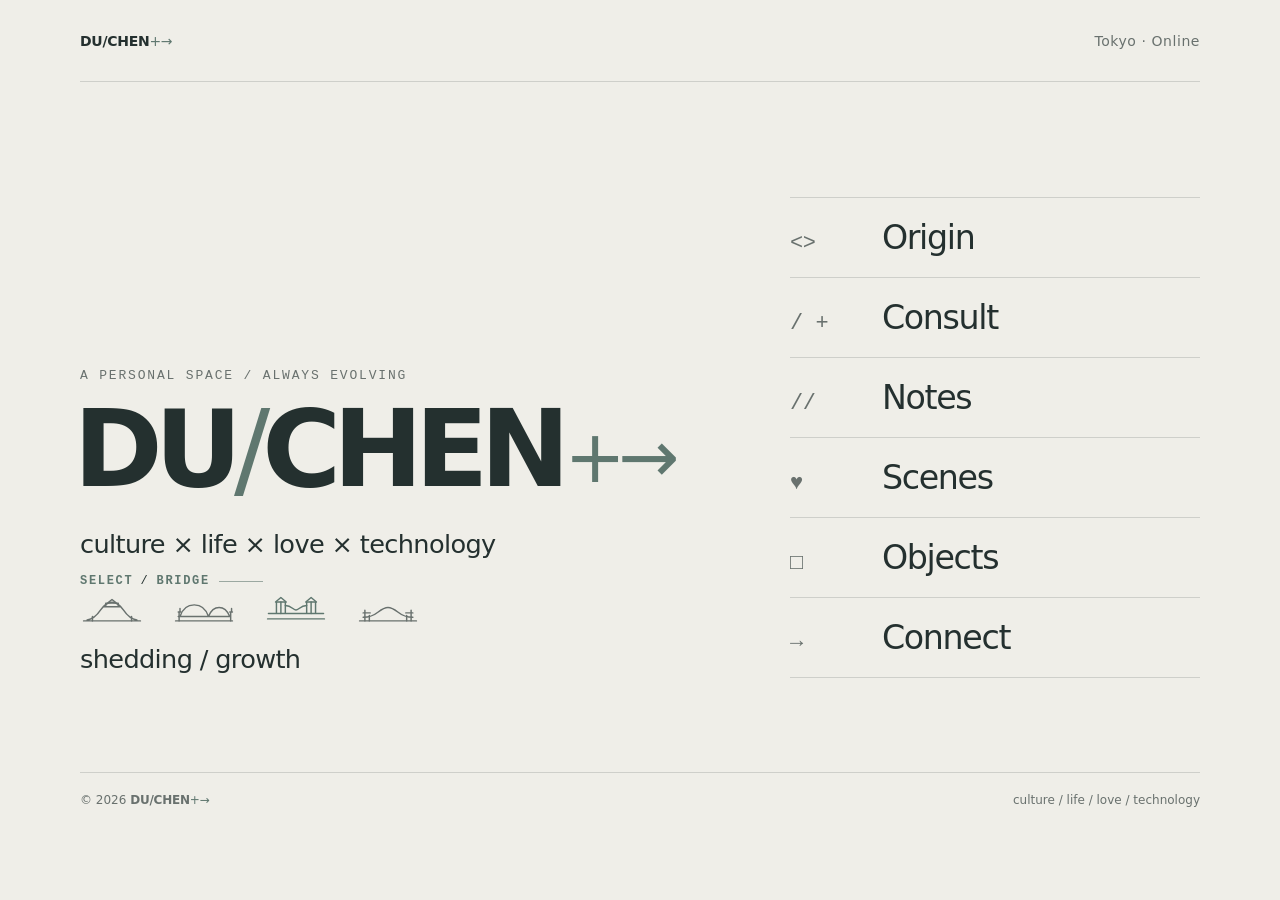
<file: index.html>
<!DOCTYPE html>
<html lang="en">
<head>
  <meta charset="UTF-8" />
  <meta name="viewport" content="width=device-width, initial-scale=1.0" />
  <meta name="description" content="DU/CHEN+→ — Culture × Life × Love × Technology" />
  <title>DU/CHEN+→</title>
  <style>
    :root { --bg:#efeee8; --text:#24302f; --muted:#69716e; --line:rgba(36,48,47,0.16); --accent:#5f776f; }
    * { box-sizing:border-box; margin:0; padding:0; }
    html { scroll-behavior:smooth; }
    body { min-height:100vh; background:var(--bg); color:var(--text); font-family:Inter,ui-sans-serif,system-ui,-apple-system,BlinkMacSystemFont,"Segoe UI",Helvetica,Arial,sans-serif; display:flex; flex-direction:column; }
    a { color:inherit; text-decoration:none; }
    .shell { width:min(1180px,calc(100% - 40px)); margin:0 auto; }
    header { padding:28px 0 12px; display:flex; justify-content:space-between; align-items:center; font-size:14px; letter-spacing:.04em; }
    .brand-small,.brand-footer { font-weight:700; letter-spacing:-.02em; }
    .brand-mark { color:var(--accent); font-weight:500; }
    .status { color:var(--muted); }
    main { flex:1; display:flex; align-items:center; padding:54px 0 72px; }
    .hero { width:100%; display:grid; grid-template-columns:1.4fr .9fr; gap:72px; align-items:end; }
    .kicker { font-size:13px; text-transform:uppercase; letter-spacing:.16em; color:var(--muted); margin-bottom:22px; }
    h1 { font-size:clamp(64px,8.4vw,118px); line-height:.82; letter-spacing:-.075em; font-weight:800; margin-left:-.06em; white-space:nowrap; }
    h1 .brand-mark { display:inline-block; margin-left:.03em; font-size:.68em; letter-spacing:-.1em; transform:translateY(-.06em); }
    .slash { color:var(--accent); font-weight:400; }
    .manifesto { margin-top:34px; max-width:700px; font-size:clamp(18px,2vw,29px); line-height:1.4; letter-spacing:-.025em; }
    .manifesto span { white-space:nowrap; }
    .language-kicker { display:flex; align-items:center; gap:.6em; width:max-content; margin:12px 0 9px; font-family:"SFMono-Regular",Consolas,"Liberation Mono",monospace; font-size:clamp(12px,.9vw,13px); font-weight:700; line-height:1; letter-spacing:.14em; color:var(--accent); }
    .language-kicker::after { content:""; width:44px; height:1px; margin-left:2px; background:currentColor; opacity:.58; }
    .language-kicker .select-slash { color:var(--text); font-weight:500; }
    .bridges { display:flex; align-items:center; gap:clamp(18px,2.2vw,30px); margin:2px 0 16px; color:var(--muted); }
    .bridge-icon { position:relative; display:inline-flex; align-items:center; justify-content:center; border:0; padding:0; background:transparent; color:inherit; font:inherit; cursor:pointer; transition:color 180ms ease,transform 180ms ease; }
    .bridge-icon:hover,.bridge-icon:focus-visible,.bridge-icon[aria-pressed="true"] { color:var(--accent); transform:translateY(-2px); outline:none; }
    .bridge-icon svg { width:clamp(58px,5vw,72px); height:auto; overflow:visible; }
    .bridge-icon path,.bridge-icon line,.bridge-icon polyline { fill:none; stroke:currentColor; stroke-width:1.45; stroke-linecap:round; stroke-linejoin:round; vector-effect:non-scaling-stroke; }
    .bridge-label { position:absolute; top:calc(100% + 1px); left:50%; font-family:"SFMono-Regular",Consolas,"Liberation Mono",monospace; font-size:10px; line-height:1; letter-spacing:.04em; opacity:0; pointer-events:none; transform:translate(-50%,-2px); transition:opacity 180ms ease,transform 180ms ease; }
    .bridge-icon:hover .bridge-label,.bridge-icon:focus-visible .bridge-label { opacity:1; transform:translate(-50%,0); }
    nav { border-top:1px solid var(--line); }
    .nav-item { position:relative; display:flex; align-items:center; justify-content:space-between; padding:20px 0; border-bottom:1px solid var(--line); font-size:clamp(22px,2.6vw,38px); letter-spacing:-.04em; transition:padding-left 180ms ease,color 180ms ease; }
    .nav-item:hover { padding-left:10px; color:var(--accent); }
    .nav-item::after { content:"↗"; font-size:18px; opacity:0; transform:translateX(-6px); transition:opacity 180ms ease,transform 180ms ease; }
    .nav-item:hover::after { opacity:1; transform:translateX(0); }
    .symbol { display:inline-block; min-width:92px; font-family:"SFMono-Regular",Consolas,"Liberation Mono",monospace; font-size:.66em; color:var(--muted); letter-spacing:-.02em; }
    .nav-item:hover .symbol { color:var(--accent); }
    footer { padding:18px 0 28px; font-size:12px; color:var(--muted); display:flex; justify-content:space-between; border-top:1px solid var(--line); }
    @media (max-width:820px){ .hero{grid-template-columns:1fr;gap:54px} main{align-items:flex-start;padding-top:72px} h1{font-size:clamp(54px,14vw,78px)} .symbol{min-width:74px} }
    @media (max-width:520px){ .shell{width:min(100% - 26px,1180px)} header{padding-top:18px} .status{display:none} .manifesto{font-size:19px} .nav-item{font-size:25px;padding:17px 0} .symbol{min-width:68px} footer{flex-direction:column;gap:6px} }
  </style>
  <link rel="stylesheet" href="site.css" />
</head>
<body>
  <div class="shell">
    <header><div class="brand-small">DU/CHEN<span class="brand-mark">+→</span></div><div class="status" data-i18n="status">Tokyo · Online</div></header>
    <main>
      <section class="hero">
        <div>
          <div class="kicker" data-i18n="kicker">a personal space / always evolving</div>
          <h1>DU<span class="slash">/</span>CHEN<span class="brand-mark">+→</span></h1>
          <p class="manifesto">
            <span data-i18n="manifesto">culture × life × love × technology</span>
            <span class="language-kicker"><span>SELECT</span><span class="select-slash">/</span><span>BRIDGE</span></span>
            <span class="bridges" role="group" aria-label="Language selection">
              <button class="bridge-icon" type="button" aria-label="中文" data-lang="zh"><svg viewBox="0 0 72 34" aria-hidden="true"><path d="M4 28h64M8 27c7-1 11-5 15-11 4-6 8-9 13-9s9 3 13 9c4 6 8 10 15 11"/><path d="M14 23v5M58 23v5M27 12h18M31 8l5-4 5 4M29 8h14v4H29z"/></svg><span class="bridge-label">中文</span></button>
              <button class="bridge-icon" type="button" aria-label="Français" data-lang="fr"><svg viewBox="0 0 72 34" aria-hidden="true"><path d="M4 28h64M7 23h58M9 23c3-9 9-13 16-13s13 4 16 13M41 23c3-7 7-10 12-10s9 3 12 10"/><path d="M8 18v10M66 18v10M7 18h3M65 18h3M9 14v4M67 14v4"/></svg><span class="bridge-label">Français</span></button>
              <button class="bridge-icon" type="button" aria-label="English" data-lang="en"><svg viewBox="0 0 72 34" aria-hidden="true"><path d="M4 28h64M5 22h62M14 22V9h10v13M48 22V9h10v13"/><path d="M13 9l6-5 6 5M47 9l6-5 6 5M24 13c7 0 9 5 12 5s5-5 12-5M19 9v13M53 9v13"/></svg><span class="bridge-label">English</span></button>
              <button class="bridge-icon" type="button" aria-label="日本語" data-lang="ja"><svg viewBox="0 0 72 34" aria-hidden="true"><path d="M4 28h64M8 24c8 0 12-2 17-6 4-3 7-5 11-5s7 2 11 5c5 4 9 6 17 6"/><path d="M10 20v8M62 20v8M15 22v6M57 22v6M8 19h8M56 19h8M10 16v3M62 16v3"/></svg><span class="bridge-label">日本語</span></button>
            </span>
            <span data-i18n="growth">shedding / growth</span>
          </p>
        </div>
        <nav aria-label="Primary">
          <a class="nav-item" id="origin-link" href="origin.html"><span><span class="symbol">&lt;&gt;</span><span data-i18n="origin">Origin</span></span></a>
          <a class="nav-item" id="consult-link" href="consult.html"><span><span class="symbol">/ +</span><span data-i18n="consult">Consult</span></span></a>
          <a class="nav-item" id="notes-link" href="notes.html"><span><span class="symbol">//</span><span data-i18n="notes">Notes</span></span></a>
          <a class="nav-item" id="scenes-link" href="scenes.html"><span><span class="symbol">♥</span><span data-i18n="scenes">Scenes</span></span></a>
          <a class="nav-item" id="objects-link" href="objects.html"><span><span class="symbol">□</span><span data-i18n="objects">Objects</span></span></a>
          <a class="nav-item" id="connect-link" href="connect.html"><span><span class="symbol">→</span><span data-i18n="connect">Connect</span></span></a>
        </nav>
      </section>
    </main>
    <footer><span>© <span id="year"></span> <span class="brand-footer">DU/CHEN<span class="brand-mark">+→</span></span></span><span data-i18n="footer">culture / life / love / technology</span></footer>
  </div>
  <script>
    document.getElementById("year").textContent=new Date().getFullYear();
    const translations={
      en:{status:"Tokyo · Online",kicker:"a personal space / always evolving",manifesto:"culture × life × love × technology",growth:"shedding / growth",origin:"Origin",consult:"Consult",notes:"Notes",scenes:"Scenes",objects:"Objects",connect:"Connect",footer:"culture / life / love / technology"},
      zh:{status:"东京 · 在线",kicker:"一个个人空间 / 持续生长",manifesto:"文化 × 生活 × 爱 × 科技",growth:"舍弃 / 成长",origin:"起点",consult:"协助",notes:"随笔",scenes:"片段",objects:"物件",connect:"联系",footer:"文化 / 生活 / 爱 / 科技"},
      fr:{status:"Tokyo · En ligne",kicker:"un espace personnel / en mouvement",manifesto:"culture × vie × amour × technologie",growth:"se délester / grandir",origin:"Origine",consult:"Accompagnement",notes:"Notes",scenes:"Scènes",objects:"Objets",connect:"Contact",footer:"culture / vie / amour / technologie"},
      ja:{status:"東京 · オンライン",kicker:"個人のための空間 / 変化し続ける",manifesto:"文化 × 暮らし × 愛 × テクノロジー",growth:"手放す / 成長する",origin:"原点",consult:"サポート",notes:"ノート",scenes:"シーン",objects:"もの",connect:"つながる",footer:"文化 / 暮らし / 愛 / テクノロジー"}
    };
    function setLanguage(language){
      const copy=translations[language]||translations.en;
      document.documentElement.lang=language==="zh"?"zh-CN":language;
      document.querySelectorAll("[data-i18n]").forEach((element)=>{const value=copy[element.dataset.i18n];if(value)element.textContent=value;});
      document.querySelectorAll(".bridge-icon[data-lang]").forEach((bridge)=>{bridge.setAttribute("aria-pressed",bridge.dataset.lang===language?"true":"false");});
      document.getElementById("origin-link").href=`origin.html?lang=${language}`;
      document.getElementById("consult-link").href=`consult.html?lang=${language}`;
      document.getElementById("notes-link").href=`notes.html?lang=${language}`;
      document.getElementById("scenes-link").href=`scenes.html?lang=${language}`;
      document.getElementById("objects-link").href=`objects.html?lang=${language}`;
      document.getElementById("connect-link").href=`connect.html?lang=${language}`;
      localStorage.setItem("duchen-language",language);
    }
    document.querySelectorAll(".bridge-icon[data-lang]").forEach((bridge)=>{bridge.addEventListener("click",()=>setLanguage(bridge.dataset.lang));});
    const savedLanguage=localStorage.getItem("duchen-language");
    setLanguage(translations[savedLanguage]?savedLanguage:"en");
  </script>
</body>
</html>
</file>
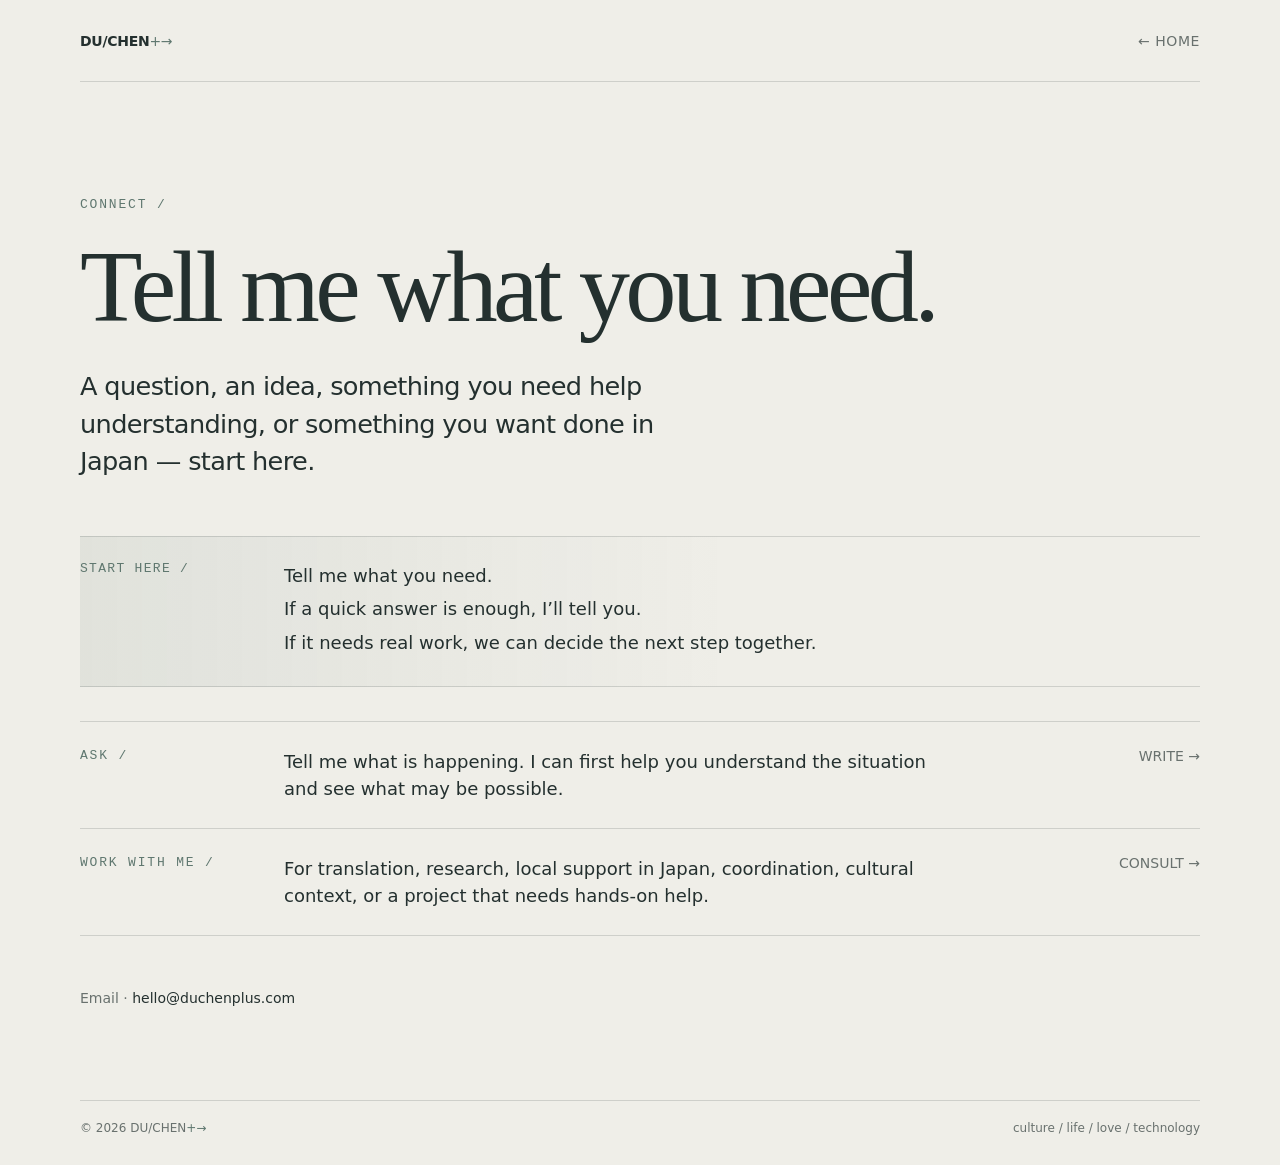
<file: connect.html>
<!DOCTYPE html>
<html lang="en">
<head>
  <meta charset="UTF-8" />
  <meta name="viewport" content="width=device-width, initial-scale=1.0" />
  <meta name="description" content="Connect with DU/CHEN+" />
  <title>CONNECT / DU/CHEN+→</title>
  <style>
    :root { --bg:#efeee8; --text:#24302f; --muted:#69716e; --line:rgba(36,48,47,0.16); --accent:#5f776f; --accent-soft:rgba(95,119,111,.07); }
    * { box-sizing:border-box; margin:0; padding:0; }
    body { min-height:100vh; background:var(--bg); color:var(--text); font-family:Inter,ui-sans-serif,system-ui,-apple-system,BlinkMacSystemFont,"Segoe UI",Helvetica,Arial,sans-serif; }
    a { color:inherit; text-decoration:none; }
    .shell { width:min(1180px,calc(100% - 40px)); margin:0 auto; }
    header { padding:28px 0 12px; display:flex; justify-content:space-between; align-items:center; font-size:14px; letter-spacing:.04em; }
    .brand { font-weight:700; letter-spacing:-.02em; }
    .mark { color:var(--accent); font-weight:500; }
    .back { color:var(--muted); }
    main { padding:88px 0 96px; }
    .eyebrow { font-family:"SFMono-Regular",Consolas,"Liberation Mono",monospace; font-size:13px; letter-spacing:.16em; text-transform:uppercase; color:var(--accent); margin-bottom:28px; }
    h1 { font-family:Georgia,"Times New Roman",serif; font-weight:400; font-size:clamp(54px,8vw,108px); line-height:.92; letter-spacing:-.045em; max-width:900px; }
    .intro { margin-top:34px; max-width:640px; font-size:clamp(19px,2vw,28px); line-height:1.45; letter-spacing:-.025em; }
    .start-here { margin-top:56px; padding:24px 0 28px; border-top:1px solid var(--line); border-bottom:1px solid var(--line); display:grid; grid-template-columns:180px 1fr; gap:24px; background:linear-gradient(90deg,var(--accent-soft),transparent 58%); }
    .start-label { font-family:"SFMono-Regular",Consolas,"Liberation Mono",monospace; font-size:13px; letter-spacing:.1em; color:var(--accent); }
    .start-copy { max-width:690px; font-size:18px; line-height:1.65; }
    .start-copy p + p { margin-top:4px; }
    .routes { margin-top:34px; border-top:1px solid var(--line); }
    .route { display:grid; grid-template-columns:180px 1fr auto; gap:24px; align-items:start; padding:26px 0; border-bottom:1px solid var(--line); }
    .route-label { font-family:"SFMono-Regular",Consolas,"Liberation Mono",monospace; font-size:13px; letter-spacing:.08em; color:var(--accent); }
    .route-copy { font-size:18px; line-height:1.5; max-width:650px; }
    .route-link { font-size:14px; color:var(--muted); white-space:nowrap; }
    .route:hover .route-link { color:var(--accent); }
    .email { margin-top:54px; color:var(--muted); font-size:14px; }
    .email strong { color:var(--text); font-weight:500; }
    footer { border-top:1px solid var(--line); padding:18px 0 28px; display:flex; justify-content:space-between; color:var(--muted); font-size:12px; }
    @media (max-width:720px){ .start-here,.route{grid-template-columns:1fr;gap:10px}.route-link{margin-top:2px} }
    @media (max-width:620px){ .shell{width:min(100% - 26px,1180px)} main{padding:68px 0 76px} footer{flex-direction:column;gap:8px} }
  </style>
  <link rel="stylesheet" href="site.css" />
</head>
<body>
  <div class="shell">
    <header>
      <a class="brand" id="home-link" href="index.html">DU/CHEN<span class="mark">+→</span></a>
      <a class="back" id="back-link" href="index.html">← HOME</a>
    </header>

    <main>
      <div class="eyebrow">CONNECT /</div>
      <h1 data-i18n="headline">Tell me what you need.</h1>
      <p class="intro" data-i18n="intro">A question, an idea, something you need help understanding, or something you want done in Japan — start here.</p>

      <section class="start-here" aria-label="Start here">
        <div class="start-label">START HERE /</div>
        <div class="start-copy">
          <p data-i18n="start1">Tell me what you need.</p>
          <p data-i18n="start2">If a quick answer is enough, I’ll tell you.</p>
          <p data-i18n="start3">If it needs real work, we can decide the next step together.</p>
        </div>
      </section>

      <div class="routes">
        <a class="route" href="mailto:hello@duchenplus.com?subject=ASK%20%2F%20DUCHEN%2B">
          <div class="route-label">ASK /</div>
          <div class="route-copy" data-i18n="ask">Tell me what is happening. I can first help you understand the situation and see what may be possible.</div>
          <div class="route-link" data-i18n="write">WRITE →</div>
        </a>

        <a class="route" id="work-link" href="consult.html">
          <div class="route-label">WORK WITH ME /</div>
          <div class="route-copy" data-i18n="work">For translation, research, local support in Japan, coordination, cultural context, or a project that needs hands-on help.</div>
          <div class="route-link" data-i18n="consult">CONSULT →</div>
        </a>
      </div>

      <p class="email"><span data-i18n="emailLabel">Email</span> · <strong>hello@duchenplus.com</strong></p>
    </main>

    <footer>
      <span>© <span id="year"></span> DU/CHEN<span class="mark">+→</span></span>
      <span>culture / life / love / technology</span>
    </footer>
  </div>

  <script>
    document.getElementById("year").textContent=new Date().getFullYear();
    const translations={
      en:{headline:"Tell me what you need.",intro:"A question, an idea, something you need help understanding, or something you want done in Japan — start here.",start1:"Tell me what you need.",start2:"If a quick answer is enough, I’ll tell you.",start3:"If it needs real work, we can decide the next step together.",ask:"Tell me what is happening. I can first help you understand the situation and see what may be possible.",write:"WRITE →",work:"For translation, research, local support in Japan, coordination, cultural context, or a project that needs hands-on help.",consult:"CONSULT →",emailLabel:"Email"},
      zh:{headline:"告诉我，你需要什么。",intro:"一个问题、一个想法、一件你想弄明白的事，或者一件希望有人在日本替你完成的事——可以从这里开始。",start1:"告诉我，你需要什么。",start2:"如果一个简短的回答就够了，我会直接告诉你。",start3:"如果它需要真正投入时间去做，我们可以一起决定下一步。",ask:"先告诉我发生了什么。我可以先帮你理解情况，看看有哪些可能。",write:"写给我 →",work:"如果你需要翻译、调查、日本现地协助、协调、文化背景说明，或需要实际推进的项目，可以从这里进入。",consult:"进入协助 →",emailLabel:"邮箱"},
      fr:{headline:"Dites-moi ce dont vous avez besoin.",intro:"Une question, une idée, quelque chose à comprendre ou quelque chose à faire au Japon — commencez ici.",start1:"Dites-moi ce dont vous avez besoin.",start2:"Si une réponse rapide suffit, je vous le dirai.",start3:"Si cela demande un vrai travail, nous pourrons décider ensemble de la suite.",ask:"Expliquez-moi d’abord la situation. Je peux vous aider à la comprendre et à voir ce qui est possible.",write:"ÉCRIRE →",work:"Pour une traduction, une recherche, un soutien local au Japon, une coordination, un contexte culturel ou un projet qui demande une aide concrète.",consult:"CONSULTER →",emailLabel:"E-mail"},
      ja:{headline:"必要なことを、教えてください。",intro:"質問でも、アイデアでも、理解したいことでも、日本で誰かに動いてほしいことでも。ここから始められます。",start1:"必要なことを、教えてください。",start2:"短い答えで十分なら、そのままお伝えします。",start3:"実際に時間をかけて動く必要があるなら、次の一歩を一緒に決めましょう。",ask:"まず、何が起きているのか教えてください。状況を整理し、何ができそうか一緒に考えます。",write:"メールする →",work:"翻訳、調査、日本での現地サポート、調整、文化的な背景説明、実際に動く必要のあるプロジェクトはこちらから。",consult:"相談する →",emailLabel:"メール"}
    };
    const params=new URLSearchParams(window.location.search);
    const saved=localStorage.getItem("duchen-language");
    const lang=translations[params.get("lang")]?params.get("lang"):(translations[saved]?saved:"en");
    document.documentElement.lang=lang==="zh"?"zh-CN":lang;
    document.querySelectorAll("[data-i18n]").forEach(el=>{const value=translations[lang][el.dataset.i18n];if(value)el.textContent=value;});
    document.getElementById("home-link").href=`index.html?lang=${lang}`;
    document.getElementById("back-link").href=`index.html?lang=${lang}`;
    document.getElementById("work-link").href=`consult.html?lang=${lang}`;
    localStorage.setItem("duchen-language",lang);
  </script>
</body>
</html>
</file>
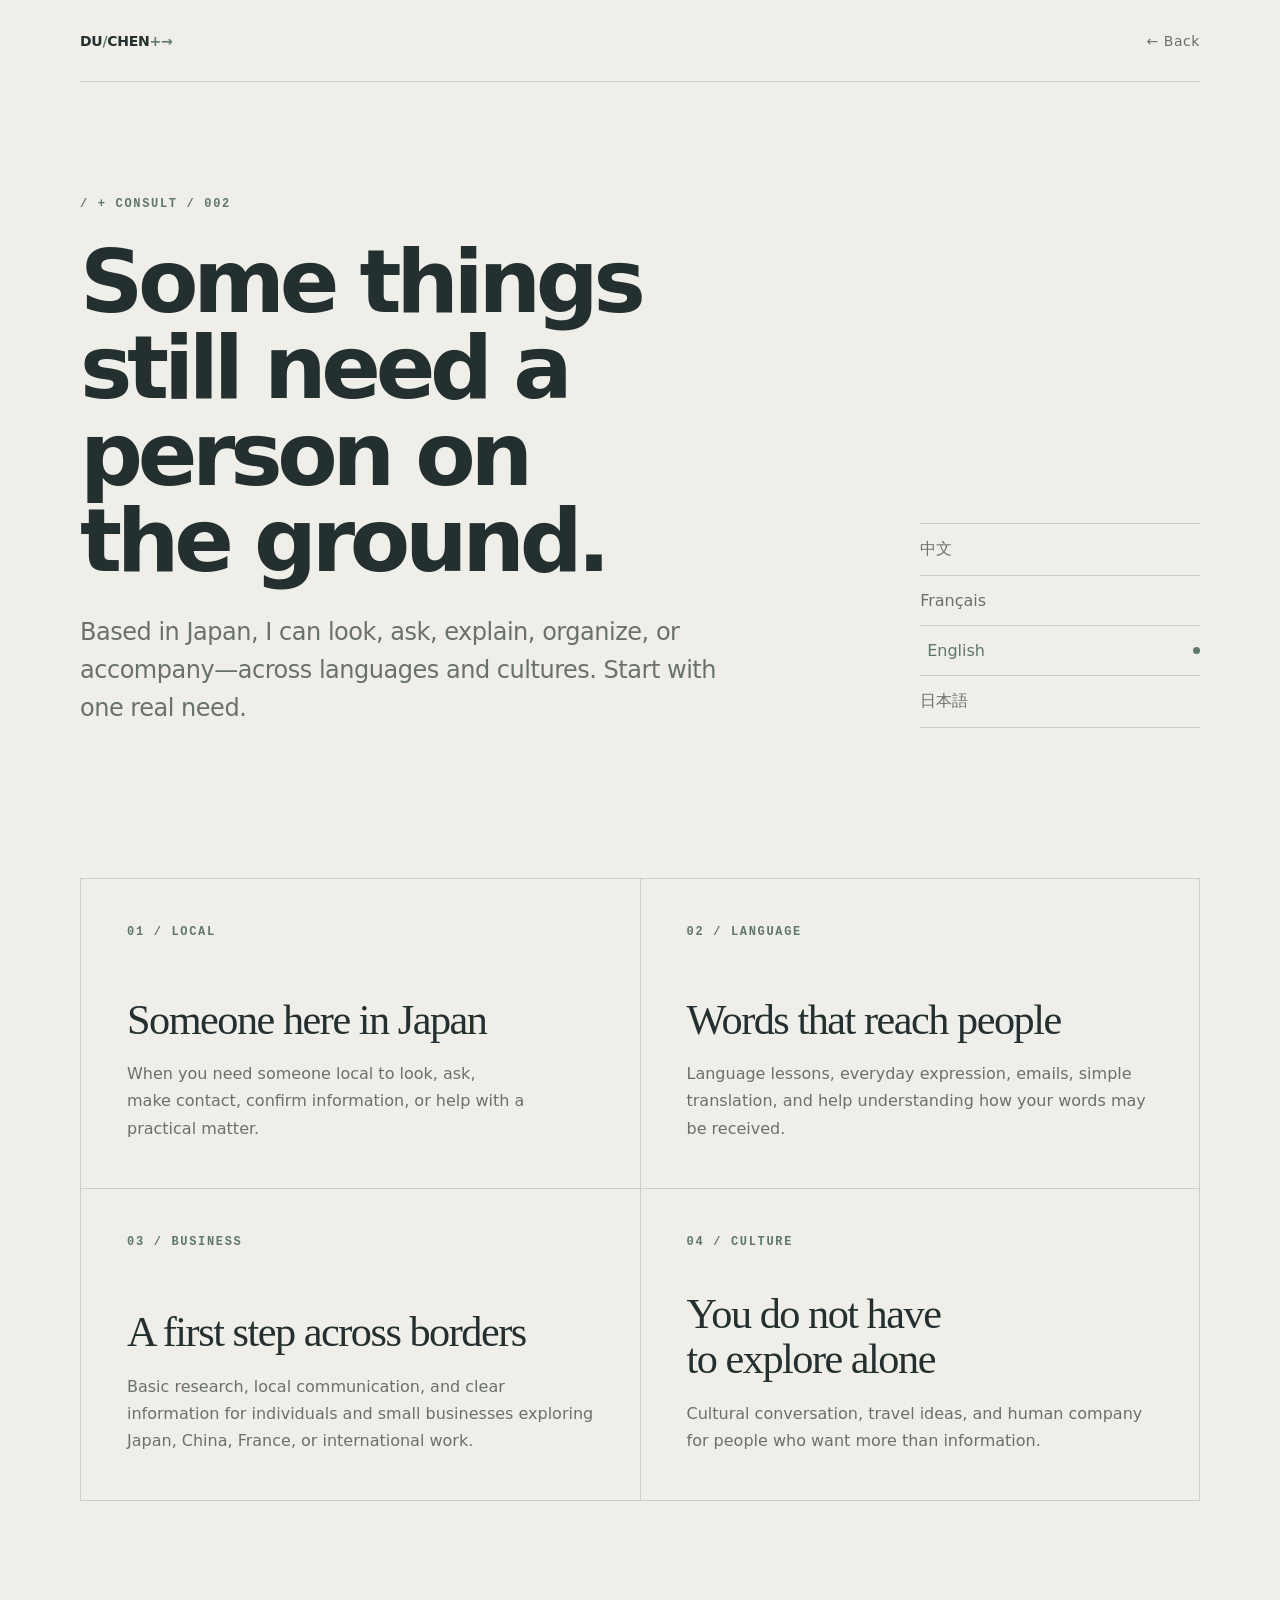
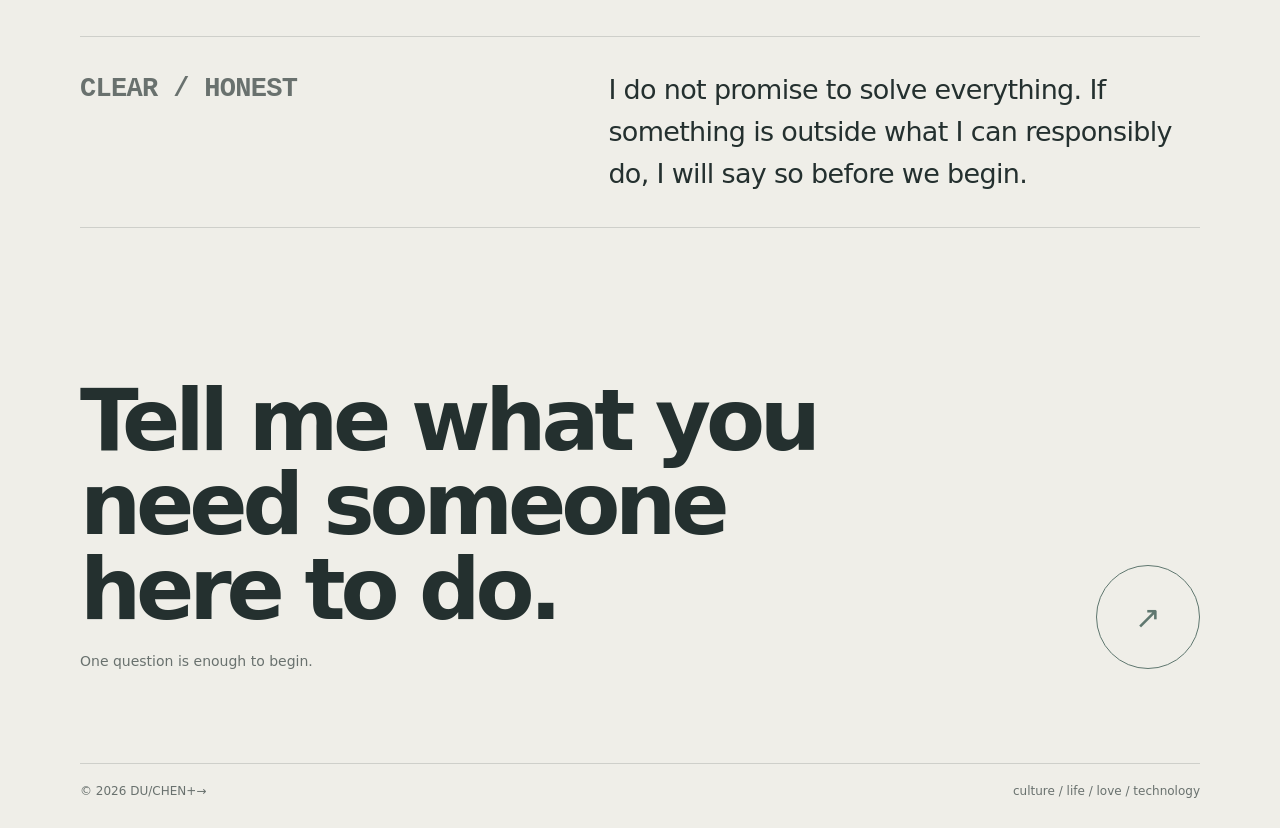
<file: consult.html>
<!DOCTYPE html>
<html lang="en">
<head>
  <meta charset="UTF-8" />
  <meta name="viewport" content="width=device-width, initial-scale=1.0" />
  <meta name="description" content="DU/CHEN+ local, language, cross-cultural, and personal support from Japan." />
  <title>Consult — DU/CHEN+→</title>
  <style>
    :root {
      --bg: #efeee8;
      --text: #24302f;
      --muted: #69716e;
      --line: rgba(36, 48, 47, 0.16);
      --accent: #5f776f;
      --accent-soft: rgba(95, 119, 111, 0.1);
    }

    * {
      box-sizing: border-box;
      margin: 0;
      padding: 0;
    }

    body {
      min-height: 100vh;
      background: var(--bg);
      color: var(--text);
      font-family: Inter, ui-sans-serif, system-ui, -apple-system, BlinkMacSystemFont,
        "Segoe UI", "Noto Sans", "Noto Sans CJK SC", Helvetica, Arial, sans-serif;
    }

    button,
    a {
      color: inherit;
      font: inherit;
    }

    a {
      text-decoration: none;
    }

    .shell {
      width: min(1120px, calc(100% - 40px));
      margin: 0 auto;
    }

    header {
      min-height: 82px;
      display: flex;
      align-items: center;
      justify-content: space-between;
      border-bottom: 1px solid var(--line);
      font-size: 14px;
      letter-spacing: 0.04em;
    }

    .brand {
      font-weight: 750;
      letter-spacing: -0.02em;
    }

    .brand-mark,
    .slash {
      color: var(--accent);
    }

    .back {
      color: var(--muted);
      transition: color 180ms ease, transform 180ms ease;
    }

    .back:hover,
    .back:focus-visible {
      color: var(--accent);
      transform: translateX(-3px);
      outline: none;
    }

    main {
      padding: clamp(68px, 9vw, 120px) 0 94px;
    }

    .hero {
      display: grid;
      grid-template-columns: minmax(0, 1.45fr) minmax(240px, 0.55fr);
      gap: clamp(48px, 8vw, 104px);
      align-items: end;
    }

    .eyebrow,
    .signal-code,
    .boundary-label {
      font-family: "SFMono-Regular", Consolas, "Liberation Mono", monospace;
      font-size: 12px;
      font-weight: 700;
      letter-spacing: 0.15em;
      text-transform: uppercase;
    }

    .eyebrow {
      margin-bottom: 28px;
      color: var(--accent);
    }

    h1 {
      max-width: 850px;
      font-size: clamp(46px, 7vw, 88px);
      line-height: 0.98;
      letter-spacing: -0.06em;
      font-weight: 720;
    }

    .lead {
      max-width: 660px;
      margin-top: 30px;
      color: var(--muted);
      font-size: clamp(18px, 2vw, 24px);
      line-height: 1.58;
      letter-spacing: -0.02em;
    }

    .language-switch {
      border-top: 1px solid var(--line);
    }

    .language-switch button {
      width: 100%;
      display: flex;
      align-items: center;
      justify-content: space-between;
      padding: 15px 0;
      border: 0;
      border-bottom: 1px solid var(--line);
      background: transparent;
      color: var(--muted);
      cursor: pointer;
      text-align: left;
      transition: color 180ms ease, padding-left 180ms ease;
    }

    .language-switch button::after {
      content: "";
      width: 7px;
      height: 7px;
      border-radius: 50%;
      background: currentColor;
      opacity: 0;
    }

    .language-switch button:hover,
    .language-switch button:focus-visible,
    .language-switch button[aria-pressed="true"] {
      padding-left: 7px;
      color: var(--accent);
      outline: none;
    }

    .language-switch button[aria-pressed="true"]::after {
      opacity: 1;
    }

    .signals {
      display: grid;
      grid-template-columns: repeat(2, minmax(0, 1fr));
      margin-top: clamp(82px, 12vw, 150px);
      border-top: 1px solid var(--line);
      border-left: 1px solid var(--line);
    }

    .signal {
      min-height: 310px;
      padding: clamp(26px, 4vw, 46px);
      border-right: 1px solid var(--line);
      border-bottom: 1px solid var(--line);
      display: flex;
      flex-direction: column;
      justify-content: space-between;
      transition: background 220ms ease, transform 220ms ease;
    }

    .signal:hover {
      background: var(--accent-soft);
    }

    .signal-code {
      color: var(--accent);
    }

    .signal h2 {
      margin: 42px 0 18px;
      max-width: 420px;
      font-family: Georgia, "Times New Roman", serif;
      font-size: clamp(28px, 3.3vw, 43px);
      line-height: 1.08;
      font-weight: 400;
      letter-spacing: -0.035em;
    }

    .signal p {
      max-width: 470px;
      color: var(--muted);
      font-size: 16px;
      line-height: 1.7;
    }

    .boundary {
      display: grid;
      grid-template-columns: 0.42fr 0.58fr;
      gap: clamp(44px, 8vw, 100px);
      margin-top: clamp(78px, 11vw, 135px);
      padding: 32px 0;
      border-top: 1px solid var(--line);
      border-bottom: 1px solid var(--line);
    }

    .boundary-label {
      color: var(--muted);
    }

    .boundary p {
      font-size: clamp(19px, 2.2vw, 27px);
      line-height: 1.55;
      letter-spacing: -0.025em;
    }

    .cta {
      display: grid;
      grid-template-columns: 1fr auto;
      gap: 32px;
      align-items: end;
      padding-top: clamp(80px, 12vw, 150px);
    }

    .cta h2 {
      max-width: 820px;
      font-size: clamp(42px, 7vw, 86px);
      line-height: 0.98;
      letter-spacing: -0.06em;
      font-weight: 720;
    }

    .cta a {
      display: inline-flex;
      align-items: center;
      justify-content: center;
      width: 104px;
      height: 104px;
      border: 1px solid var(--accent);
      border-radius: 50%;
      color: var(--accent);
      font-size: 31px;
      transition: color 200ms ease, background 200ms ease, transform 200ms ease;
    }

    .cta a:hover,
    .cta a:focus-visible {
      background: var(--accent);
      color: var(--bg);
      transform: rotate(-8deg);
      outline: none;
    }

    .cta-note {
      margin-top: 22px;
      color: var(--muted);
      font-size: 14px;
    }

    footer {
      display: flex;
      justify-content: space-between;
      padding: 20px 0 30px;
      border-top: 1px solid var(--line);
      color: var(--muted);
      font-size: 12px;
    }

    @media (max-width: 760px) {
      .hero,
      .boundary,
      .cta {
        grid-template-columns: 1fr;
      }

      .hero {
        gap: 50px;
      }

      .language-switch {
        display: grid;
        grid-template-columns: repeat(2, 1fr);
        border-left: 1px solid var(--line);
      }

      .language-switch button {
        padding: 13px 14px;
        border-right: 1px solid var(--line);
      }

      .language-switch button:hover,
      .language-switch button:focus-visible,
      .language-switch button[aria-pressed="true"] {
        padding-left: 18px;
      }

      .signals {
        grid-template-columns: 1fr;
      }

      .signal {
        min-height: 270px;
      }

      .cta a {
        width: 88px;
        height: 88px;
      }
    }

    @media (max-width: 520px) {
      .shell {
        width: min(100% - 26px, 1120px);
      }

      header {
        min-height: 66px;
      }

      main {
        padding-top: 56px;
      }

      h1 {
        font-size: clamp(42px, 13vw, 60px);
      }

      .signal {
        padding: 26px 22px;
      }

      .cta h2 {
        font-size: 45px;
      }

      footer {
        flex-direction: column;
        gap: 7px;
      }
    }
  </style>
  <link rel="stylesheet" href="site.css" />
</head>
<body>
  <div class="shell">
    <header>
      <a class="brand" href="index.html" aria-label="DUCHEN+ home">DU<span class="slash">/</span>CHEN<span class="brand-mark">+→</span></a>
      <a class="back" href="index.html" data-copy="back">← Back</a>
    </header>

    <main>
      <section class="hero" aria-labelledby="consult-title">
        <div>
          <p class="eyebrow">/ + Consult / 002</p>
          <h1 id="consult-title" data-copy="headline">Some things still need a person on the ground.</h1>
          <p class="lead" data-copy="lead">Based in Japan, I can look, ask, explain, organize, or accompany—across languages and cultures. Start with one real need.</p>
        </div>

        <nav class="language-switch" aria-label="Choose language">
          <button type="button" data-lang="zh">中文</button>
          <button type="button" data-lang="fr">Français</button>
          <button type="button" data-lang="en">English</button>
          <button type="button" data-lang="ja">日本語</button>
        </nav>
      </section>

      <section class="signals" aria-label="Ways I may help">
        <article class="signal">
          <span class="signal-code">01 / LOCAL</span>
          <div>
            <h2 data-copy="localTitle">Someone here in Japan</h2>
            <p data-copy="localText">When you need someone local to look, ask, make contact, confirm information, or help with a practical matter.</p>
          </div>
        </article>

        <article class="signal">
          <span class="signal-code">02 / LANGUAGE</span>
          <div>
            <h2 data-copy="languageTitle">Words that reach people</h2>
            <p data-copy="languageText">Language lessons, everyday expression, emails, simple translation, and help understanding how your words may be received.</p>
          </div>
        </article>

        <article class="signal">
          <span class="signal-code">03 / BUSINESS</span>
          <div>
            <h2 data-copy="businessTitle">A first step across borders</h2>
            <p data-copy="businessText">Basic research, local communication, and clear information for individuals and small businesses exploring Japan, China, France, or international work.</p>
          </div>
        </article>

        <article class="signal">
          <span class="signal-code">04 / CULTURE</span>
          <div>
            <h2 data-copy="cultureTitle">You do not have to explore alone</h2>
            <p data-copy="cultureText">Cultural conversation, travel ideas, and human company for people who want more than information.</p>
          </div>
        </article>
      </section>

      <section class="boundary">
        <p class="boundary-label">Clear / Honest</p>
        <p data-copy="boundary">I do not promise to solve everything. If something is outside what I can responsibly do, I will say so before we begin.</p>
      </section>

      <section class="cta">
        <div>
          <h2 data-copy="cta">Tell me what you need someone here to do.</h2>
          <p class="cta-note" data-copy="ctaNote">One question is enough to begin.</p>
        </div>
        <a href="mailto:hello@duchenplus.com?subject=Hello%20DUCHEN%2B" aria-label="Email DUCHEN+">↗</a>
      </section>
    </main>

    <footer>
      <span>© <span id="year"></span> DU/CHEN+→</span>
      <span data-copy="footer">culture / life / love / technology</span>
    </footer>
  </div>

  <script>
    const copy = {
      en: {
        back: "← Back",
        headline: "Some things still need a person on the ground.",
        lead: "Based in Japan, I can look, ask, explain, organize, or accompany—across languages and cultures. Start with one real need.",
        localTitle: "Someone here in Japan",
        localText: "When you need someone local to look, ask, make contact, confirm information, or help with a practical matter.",
        languageTitle: "Words that reach people",
        languageText: "Language lessons, everyday expression, emails, simple translation, and help understanding how your words may be received.",
        businessTitle: "A first step across borders",
        businessText: "Basic research, local communication, and clear information for individuals and small businesses exploring Japan, China, France, or international work.",
        cultureTitle: "You do not have to explore alone",
        cultureText: "Cultural conversation, travel ideas, and human company for people who want more than information.",
        boundary: "I do not promise to solve everything. If something is outside what I can responsibly do, I will say so before we begin.",
        cta: "Tell me what you need someone here to do.",
        ctaNote: "One question is enough to begin.",
        footer: "culture / life / love / technology"
      },
      zh: {
        back: "← 返回",
        headline: "有些事情，仍然需要一个人在现场。",
        lead: "我在日本，可以替你去看、去问、去说明、去整理，也可以陪你一起了解。我们从一个真实的需要开始。",
        localTitle: "一个在日本当地的人",
        localText: "需要有人替你实地查看、询问、联系、确认信息，或协助处理一些当地事务时。",
        languageTitle: "让语言真正抵达对方",
        languageText: "语言学习、日常表达、邮件、简单翻译，以及一起确认：这样说，对方会怎样理解。",
        businessTitle: "跨出去的第一步",
        businessText: "为对日本、中国、法国或国际业务感兴趣的个人与小企业，协助基础调查、当地沟通和信息整理。",
        cultureTitle: "探索不一定要一个人",
        cultureText: "文化交流、旅行想法，以及为不只想得到信息的人，带来一点有人味的陪伴。",
        boundary: "我不会承诺解决所有问题。如果事情超出我能够认真负责的范围，我会在开始前坦白告诉你。",
        cta: "告诉我，你希望有人在这里替你做什么。",
        ctaNote: "一个问题，就足以开始。",
        footer: "文化 / 生活 / 爱 / 科技"
      },
      fr: {
        back: "← Retour",
        headline: "Certaines choses exigent encore une présence humaine sur place.",
        lead: "Basée au Japon, je peux regarder, demander, expliquer, organiser ou vous accompagner, entre langues et cultures. Commençons par un besoin concret.",
        localTitle: "Une présence au Japon",
        localText: "Lorsque vous avez besoin de quelqu’un sur place pour regarder, demander, prendre contact, vérifier une information ou vous aider dans une démarche concrète.",
        languageTitle: "Des mots qui atteignent l’autre",
        languageText: "Cours de langue, expressions du quotidien, e-mails, traductions simples et aide pour comprendre comment vos mots seront reçus.",
        businessTitle: "Un premier pas au-delà des frontières",
        businessText: "Recherche de base, communication locale et informations claires pour les particuliers et petites entreprises tournés vers le Japon, la Chine, la France ou l’international.",
        cultureTitle: "Explorer sans être seul",
        cultureText: "Échanges culturels, idées de voyage et présence humaine pour celles et ceux qui cherchent plus que de l’information.",
        boundary: "Je ne promets pas de tout résoudre. Si une demande dépasse ce que je peux faire de manière sérieuse et responsable, je vous le dirai avant de commencer.",
        cta: "Dites-moi ce que vous aimeriez confier à quelqu’un sur place.",
        ctaNote: "Une seule question suffit pour commencer.",
        footer: "culture / vie / amour / technologie"
      },
      ja: {
        back: "← 戻る",
        headline: "現地にいる人だから、できることがあります。",
        lead: "日本にいる私が、見て、聞いて、説明し、整理し、ときには一緒に考えます。まずは、ひとつの具体的なご相談から。",
        localTitle: "日本で動ける人",
        localText: "現地での確認、問い合わせ、連絡、情報収集、または身近な用事のサポートが必要なときに。",
        languageTitle: "相手に届く言葉",
        languageText: "語学レッスン、日常表現、メール、簡単な翻訳、そして「この言い方はどう伝わるか」を一緒に考えます。",
        businessTitle: "国境を越える最初の一歩",
        businessText: "日本・中国・フランスや海外との仕事に関心を持つ個人、小さな企業のための基礎調査、現地連絡、情報整理。",
        cultureTitle: "ひとりではない探索",
        cultureText: "文化についての対話、旅のアイデア、そして情報だけでは足りない方への、人の温度がある伴走。",
        boundary: "すべてを解決できるとは約束しません。責任を持ってお引き受けできないことは、始める前に率直にお伝えします。",
        cta: "現地の誰かにしてほしいことを、聞かせてください。",
        ctaNote: "ひとつの質問から始められます。",
        footer: "文化 / 暮らし / 愛 / テクノロジー"
      }
    };

    const supportedLanguages = Object.keys(copy);
    const params = new URLSearchParams(window.location.search);

    function showLanguage(language) {
      const selected = supportedLanguages.includes(language) ? language : "en";
      document.documentElement.lang = selected === "zh" ? "zh-CN" : selected;

      document.querySelectorAll("[data-copy]").forEach((element) => {
        const value = copy[selected][element.dataset.copy];
        if (value) element.textContent = value;
      });

      document.querySelectorAll(".language-switch [data-lang]").forEach((button) => {
        button.setAttribute("aria-pressed", button.dataset.lang === selected ? "true" : "false");
      });

      localStorage.setItem("duchen-language", selected);
      const nextUrl = new URL(window.location.href);
      nextUrl.searchParams.set("lang", selected);
      window.history.replaceState({}, "", nextUrl);
    }

    document.querySelectorAll(".language-switch [data-lang]").forEach((button) => {
      button.addEventListener("click", () => showLanguage(button.dataset.lang));
    });

    document.getElementById("year").textContent = new Date().getFullYear();
    const requestedLanguage = params.get("lang");
    const savedLanguage = localStorage.getItem("duchen-language");
    showLanguage(supportedLanguages.includes(requestedLanguage) ? requestedLanguage : savedLanguage);
  </script>
</body>
</html>
</file>
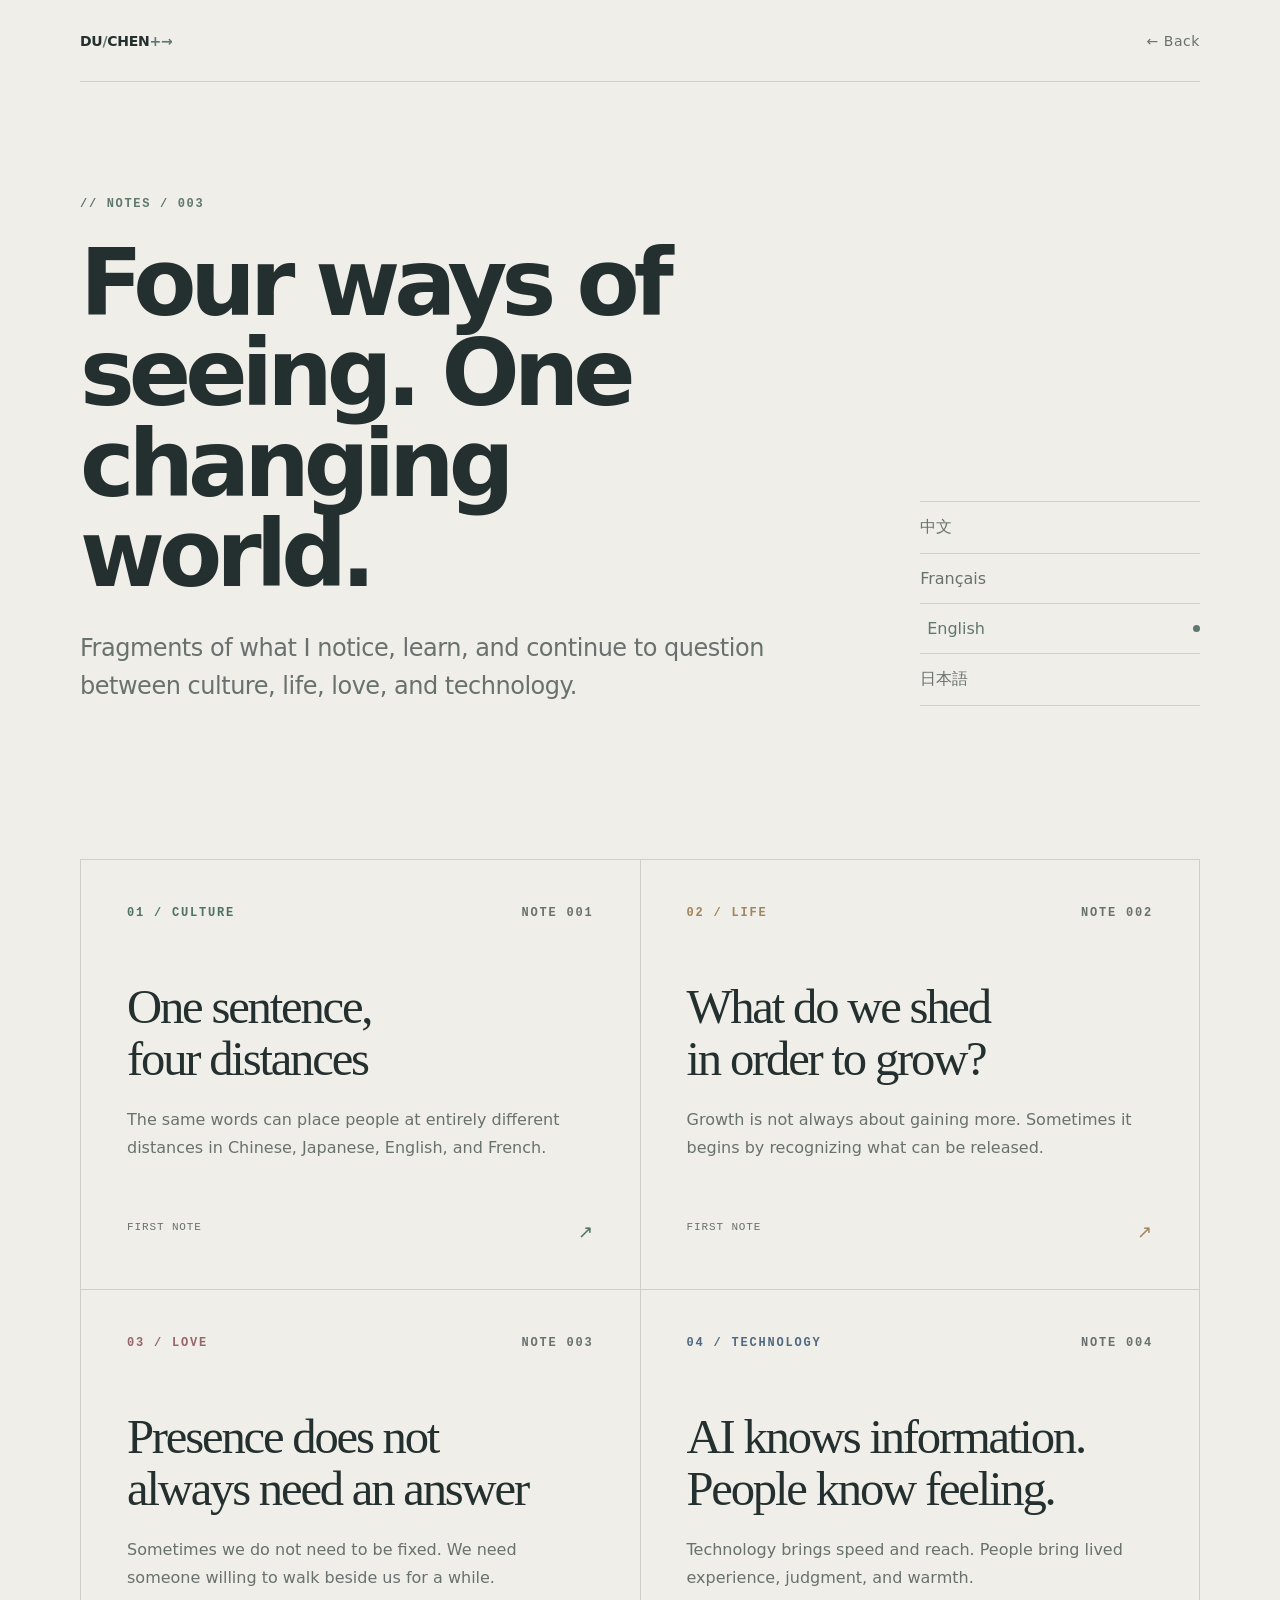
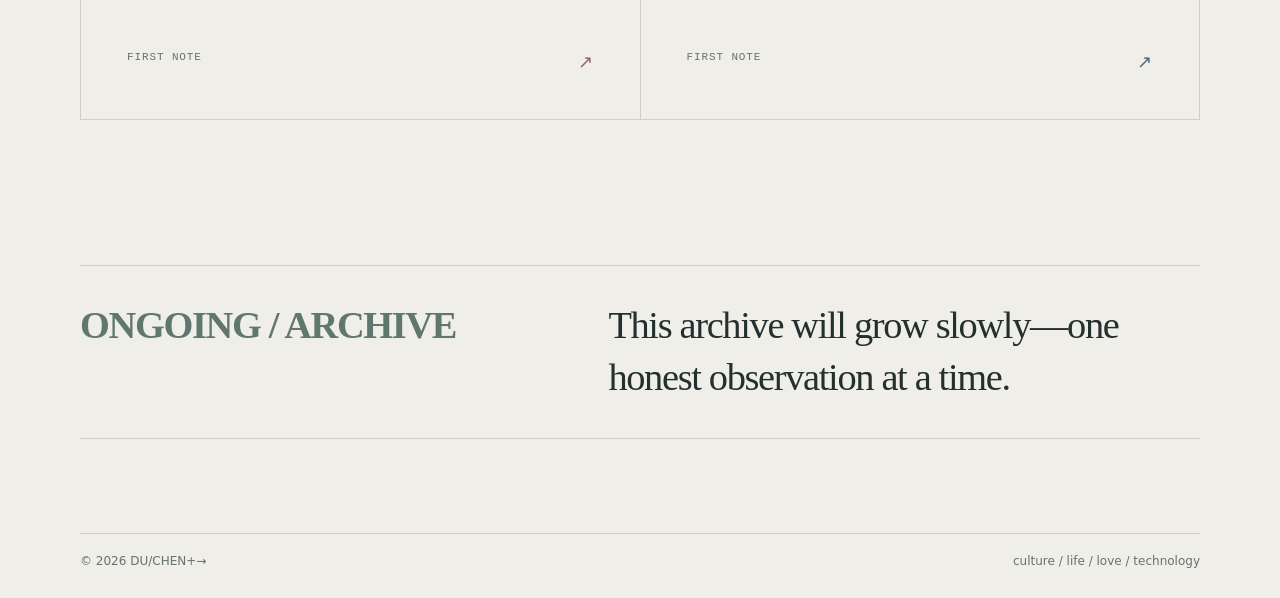
<file: notes.html>
<!DOCTYPE html>
<html lang="en">
<head>
  <meta charset="UTF-8" />
  <meta name="viewport" content="width=device-width, initial-scale=1.0" />
  <meta name="description" content="DU/CHEN+ notes on culture, life, love, and technology." />
  <title>Notes — DU/CHEN+→</title>
  <style>
    :root {
      --bg: #efeee8;
      --text: #24302f;
      --muted: #69716e;
      --line: rgba(36, 48, 47, 0.16);
      --accent: #5f776f;
    }

    * {
      box-sizing: border-box;
      margin: 0;
      padding: 0;
    }

    body {
      min-height: 100vh;
      background: var(--bg);
      color: var(--text);
      font-family: Inter, ui-sans-serif, system-ui, -apple-system, BlinkMacSystemFont,
        "Segoe UI", "Noto Sans", "Noto Sans CJK SC", Helvetica, Arial, sans-serif;
    }

    button,
    a {
      color: inherit;
      font: inherit;
    }

    a {
      text-decoration: none;
    }

    .shell {
      width: min(1160px, calc(100% - 40px));
      margin: 0 auto;
    }

    header {
      min-height: 82px;
      display: flex;
      align-items: center;
      justify-content: space-between;
      border-bottom: 1px solid var(--line);
      font-size: 14px;
      letter-spacing: 0.04em;
    }

    .brand {
      font-weight: 750;
      letter-spacing: -0.02em;
    }

    .brand-mark,
    .slash {
      color: var(--accent);
    }

    .back {
      color: var(--muted);
      transition: color 180ms ease, transform 180ms ease;
    }

    .back:hover,
    .back:focus-visible {
      color: var(--accent);
      transform: translateX(-3px);
      outline: none;
    }

    main {
      padding: clamp(68px, 9vw, 120px) 0 94px;
    }

    .hero {
      display: grid;
      grid-template-columns: minmax(0, 1.45fr) minmax(240px, 0.55fr);
      gap: clamp(48px, 8vw, 104px);
      align-items: end;
    }

    .eyebrow,
    .card-code,
    .card-index,
    .closing-label {
      font-family: "SFMono-Regular", Consolas, "Liberation Mono", monospace;
      font-size: 12px;
      font-weight: 700;
      letter-spacing: 0.15em;
      text-transform: uppercase;
    }

    .eyebrow {
      margin-bottom: 28px;
      color: var(--accent);
    }

    h1 {
      max-width: 880px;
      font-size: clamp(48px, 7.4vw, 92px);
      line-height: 0.98;
      letter-spacing: -0.065em;
      font-weight: 720;
    }

    .lead {
      max-width: 700px;
      margin-top: 30px;
      color: var(--muted);
      font-size: clamp(18px, 2vw, 24px);
      line-height: 1.58;
      letter-spacing: -0.02em;
    }

    .language-switch {
      border-top: 1px solid var(--line);
    }

    .language-switch button {
      width: 100%;
      display: flex;
      align-items: center;
      justify-content: space-between;
      padding: 15px 0;
      border: 0;
      border-bottom: 1px solid var(--line);
      background: transparent;
      color: var(--muted);
      cursor: pointer;
      text-align: left;
      transition: color 180ms ease, padding-left 180ms ease;
    }

    .language-switch button::after {
      content: "";
      width: 7px;
      height: 7px;
      border-radius: 50%;
      background: currentColor;
      opacity: 0;
    }

    .language-switch button:hover,
    .language-switch button:focus-visible,
    .language-switch button[aria-pressed="true"] {
      padding-left: 7px;
      color: var(--accent);
      outline: none;
    }

    .language-switch button[aria-pressed="true"]::after {
      opacity: 1;
    }

    .notes-grid {
      display: grid;
      grid-template-columns: repeat(2, minmax(0, 1fr));
      margin-top: clamp(84px, 12vw, 154px);
      border-top: 1px solid var(--line);
      border-left: 1px solid var(--line);
    }

    .note-card {
      --tone: 95, 119, 111;
      position: relative;
      isolation: isolate;
      min-height: 430px;
      overflow: hidden;
      padding: clamp(26px, 4vw, 46px);
      border-right: 1px solid var(--line);
      border-bottom: 1px solid var(--line);
      display: flex;
      flex-direction: column;
      justify-content: space-between;
      outline: none;
    }

    .note-card::before {
      content: "";
      position: absolute;
      z-index: -1;
      inset: -1px;
      background:
        radial-gradient(circle at 82% 18%, rgba(var(--tone), 0.23), transparent 42%),
        linear-gradient(145deg, transparent 45%, rgba(var(--tone), 0.08));
      opacity: 0;
      transform: scale(1.04);
      transition: opacity 350ms ease, transform 500ms ease;
    }

    .note-card:hover::before,
    .note-card:focus-visible::before {
      opacity: 1;
      transform: scale(1);
    }

    .note-card.culture { --tone: 79, 113, 101; }
    .note-card.life { --tone: 160, 132, 92; }
    .note-card.love { --tone: 151, 100, 106; }
    .note-card.technology { --tone: 79, 105, 128; }

    .card-top,
    .card-bottom {
      display: flex;
      justify-content: space-between;
      gap: 24px;
    }

    .card-code {
      color: rgb(var(--tone));
    }

    .card-index,
    .card-bottom {
      color: var(--muted);
    }

    .note-card h2 {
      max-width: 500px;
      margin: 62px 0 21px;
      font-family: Georgia, "Times New Roman", serif;
      font-size: clamp(31px, 3.8vw, 50px);
      line-height: 1.06;
      font-weight: 400;
      letter-spacing: -0.045em;
    }

    .note-card p {
      max-width: 500px;
      color: var(--muted);
      font-size: 16px;
      line-height: 1.72;
    }

    .card-bottom {
      margin-top: 48px;
      font-family: "SFMono-Regular", Consolas, "Liberation Mono", monospace;
      font-size: 11px;
      letter-spacing: 0.08em;
      text-transform: uppercase;
    }

    .arrow {
      color: rgb(var(--tone));
      font-size: 18px;
      transition: transform 220ms ease;
    }

    .note-card:hover .arrow,
    .note-card:focus-visible .arrow {
      transform: translate(3px, -3px);
    }

    .closing {
      display: grid;
      grid-template-columns: 0.42fr 0.58fr;
      gap: clamp(44px, 8vw, 100px);
      margin-top: clamp(82px, 12vw, 145px);
      padding: 34px 0;
      border-top: 1px solid var(--line);
      border-bottom: 1px solid var(--line);
    }

    .closing-label {
      color: var(--accent);
    }

    .closing p {
      max-width: 700px;
      font-family: Georgia, "Times New Roman", serif;
      font-size: clamp(25px, 3vw, 39px);
      line-height: 1.35;
      letter-spacing: -0.035em;
    }

    footer {
      display: flex;
      justify-content: space-between;
      padding: 20px 0 30px;
      border-top: 1px solid var(--line);
      color: var(--muted);
      font-size: 12px;
    }

    @media (max-width: 760px) {
      .hero,
      .closing {
        grid-template-columns: 1fr;
      }

      .hero {
        gap: 50px;
      }

      .language-switch {
        display: grid;
        grid-template-columns: repeat(2, 1fr);
        border-left: 1px solid var(--line);
      }

      .language-switch button {
        padding: 13px 14px;
        border-right: 1px solid var(--line);
      }

      .language-switch button:hover,
      .language-switch button:focus-visible,
      .language-switch button[aria-pressed="true"] {
        padding-left: 18px;
      }

      .notes-grid {
        grid-template-columns: 1fr;
      }

      .note-card {
        min-height: 370px;
      }
    }

    @media (max-width: 520px) {
      .shell {
        width: min(100% - 26px, 1160px);
      }

      header {
        min-height: 66px;
      }

      main {
        padding-top: 56px;
      }

      h1 {
        font-size: clamp(43px, 13vw, 60px);
      }

      .note-card {
        min-height: 340px;
        padding: 25px 22px;
      }

      .note-card h2 {
        margin-top: 48px;
      }

      footer {
        flex-direction: column;
        gap: 7px;
      }
    }
  </style>
  <link rel="stylesheet" href="site.css" />
</head>
<body>
  <div class="shell">
    <header>
      <a class="brand" href="index.html" aria-label="DUCHEN+ home">DU<span class="slash">/</span>CHEN<span class="brand-mark">+→</span></a>
      <a class="back" href="index.html" data-copy="back">← Back</a>
    </header>

    <main>
      <section class="hero" aria-labelledby="notes-title">
        <div>
          <p class="eyebrow">// Notes / 003</p>
          <h1 id="notes-title" data-copy="headline">Four ways of seeing. One changing world.</h1>
          <p class="lead" data-copy="lead">Fragments of what I notice, learn, and continue to question between culture, life, love, and technology.</p>
        </div>

        <nav class="language-switch" aria-label="Choose language">
          <button type="button" data-lang="zh">中文</button>
          <button type="button" data-lang="fr">Français</button>
          <button type="button" data-lang="en">English</button>
          <button type="button" data-lang="ja">日本語</button>
        </nav>
      </section>

      <section class="notes-grid" aria-label="Note themes">
        <article class="note-card culture" tabindex="0">
          <div>
            <div class="card-top">
              <span class="card-code">01 / CULTURE</span>
              <span class="card-index">NOTE 001</span>
            </div>
            <h2 data-copy="cultureTitle">One sentence, four distances</h2>
            <p data-copy="cultureText">The same words can place people at entirely different distances in Chinese, Japanese, English, and French.</p>
          </div>
          <div class="card-bottom"><span data-copy="firstNote">first note</span><span class="arrow">↗</span></div>
        </article>

        <article class="note-card life" tabindex="0">
          <div>
            <div class="card-top">
              <span class="card-code">02 / LIFE</span>
              <span class="card-index">NOTE 002</span>
            </div>
            <h2 data-copy="lifeTitle">What do we shed in order to grow?</h2>
            <p data-copy="lifeText">Growth is not always about gaining more. Sometimes it begins by recognizing what can be released.</p>
          </div>
          <div class="card-bottom"><span data-copy="firstNote">first note</span><span class="arrow">↗</span></div>
        </article>

        <article class="note-card love" tabindex="0">
          <div>
            <div class="card-top">
              <span class="card-code">03 / LOVE</span>
              <span class="card-index">NOTE 003</span>
            </div>
            <h2 data-copy="loveTitle">Presence does not always need an answer</h2>
            <p data-copy="loveText">Sometimes we do not need to be fixed. We need someone willing to walk beside us for a while.</p>
          </div>
          <div class="card-bottom"><span data-copy="firstNote">first note</span><span class="arrow">↗</span></div>
        </article>

        <article class="note-card technology" tabindex="0">
          <div>
            <div class="card-top">
              <span class="card-code">04 / TECHNOLOGY</span>
              <span class="card-index">NOTE 004</span>
            </div>
            <h2 data-copy="technologyTitle">AI knows information. People know feeling.</h2>
            <p data-copy="technologyText">Technology brings speed and reach. People bring lived experience, judgment, and warmth.</p>
          </div>
          <div class="card-bottom"><span data-copy="firstNote">first note</span><span class="arrow">↗</span></div>
        </article>
      </section>

      <section class="closing">
        <p class="closing-label">Ongoing / Archive</p>
        <p data-copy="closing">This archive will grow slowly—one honest observation at a time.</p>
      </section>
    </main>

    <footer>
      <span>© <span id="year"></span> DU/CHEN+→</span>
      <span data-copy="footer">culture / life / love / technology</span>
    </footer>
  </div>

  <script>
    const copy = {
      en: {
        back: "← Back",
        headline: "Four ways of seeing. One changing world.",
        lead: "Fragments of what I notice, learn, and continue to question between culture, life, love, and technology.",
        cultureTitle: "One sentence, four distances",
        cultureText: "The same words can place people at entirely different distances in Chinese, Japanese, English, and French.",
        lifeTitle: "What do we shed in order to grow?",
        lifeText: "Growth is not always about gaining more. Sometimes it begins by recognizing what can be released.",
        loveTitle: "Presence does not always need an answer",
        loveText: "Sometimes we do not need to be fixed. We need someone willing to walk beside us for a while.",
        technologyTitle: "AI knows information. People know feeling.",
        technologyText: "Technology brings speed and reach. People bring lived experience, judgment, and warmth.",
        firstNote: "first note",
        closing: "This archive will grow slowly—one honest observation at a time.",
        footer: "culture / life / love / technology"
      },
      zh: {
        back: "← 返回",
        headline: "四种观看世界的方式。一个不断变化的世界。",
        lead: "记录我在文化、生活、爱与技术之间看到、学到，以及仍在追问的片段。",
        cultureTitle: "一句话，四种距离",
        cultureText: "同一句话，在中文、日语、英语和法语里，会把人与人放在不同的位置。",
        lifeTitle: "舍弃什么，才能继续成长？",
        lifeText: "成长有时并不是拥有更多，而是辨认什么已经可以放下。",
        loveTitle: "陪伴，不一定需要答案",
        loveText: "有时候，我们需要的不是被解决，而是有人愿意一起走一段。",
        technologyTitle: "AI 知道信息，人知道感觉",
        technologyText: "技术带来速度和范围，而人带来亲身经验、判断与温度。",
        firstNote: "第一笔记",
        closing: "这个档案会慢慢生长——一次记录一个真实的发现。",
        footer: "文化 / 生活 / 爱 / 科技"
      },
      fr: {
        back: "← Retour",
        headline: "Quatre façons de voir. Un monde en mouvement.",
        lead: "Des fragments de ce que j’observe, apprends et continue d’interroger entre culture, vie, amour et technologie.",
        cultureTitle: "Une phrase, quatre distances",
        cultureText: "Les mêmes mots peuvent placer les personnes à des distances très différentes en chinois, japonais, anglais et français.",
        lifeTitle: "Que faut-il laisser pour continuer à grandir ?",
        lifeText: "Grandir ne signifie pas toujours accumuler davantage. Parfois, tout commence lorsqu’on reconnaît ce que l’on peut laisser partir.",
        loveTitle: "La présence n’a pas toujours besoin de réponse",
        loveText: "Parfois, nous n’avons pas besoin d’être réparés, mais de quelqu’un qui accepte de marcher un moment à nos côtés.",
        technologyTitle: "L’IA connaît l’information. L’humain connaît le ressenti.",
        technologyText: "La technologie apporte vitesse et portée. L’humain apporte l’expérience vécue, le jugement et la chaleur.",
        firstNote: "première note",
        closing: "Ces archives grandiront lentement — une observation sincère à la fois.",
        footer: "culture / vie / amour / technologie"
      },
      ja: {
        back: "← 戻る",
        headline: "四つのまなざし。変わり続ける、ひとつの世界。",
        lead: "文化、暮らし、愛、テクノロジーの間で、気づいたこと、学んだこと、そして問い続けていることの断片。",
        cultureTitle: "ひとつの言葉、四つの距離",
        cultureText: "同じ言葉でも、中国語、日本語、英語、フランス語では、人と人との距離がまったく違って見えることがあります。",
        lifeTitle: "成長するために、何を手放す？",
        lifeText: "成長は、何かを増やすことだけではありません。もう手放してよいものに気づくことから始まる場合もあります。",
        loveTitle: "寄り添うことに、答えはいらない",
        loveText: "解決してもらうことより、しばらく一緒に歩いてくれる誰かが必要なときがあります。",
        technologyTitle: "AI は情報を知り、人は感覚を知る",
        technologyText: "テクノロジーは速さと広がりを、人は実際の経験、判断、そして温度をもたらします。",
        firstNote: "最初のノート",
        closing: "このアーカイブは、ひとつの誠実な気づきとともに、ゆっくり育っていきます。",
        footer: "文化 / 暮らし / 愛 / テクノロジー"
      }
    };

    const supportedLanguages = Object.keys(copy);
    const params = new URLSearchParams(window.location.search);

    function showLanguage(language) {
      const selected = supportedLanguages.includes(language) ? language : "en";
      document.documentElement.lang = selected === "zh" ? "zh-CN" : selected;

      document.querySelectorAll("[data-copy]").forEach((element) => {
        const value = copy[selected][element.dataset.copy];
        if (value) element.textContent = value;
      });

      document.querySelectorAll(".language-switch [data-lang]").forEach((button) => {
        button.setAttribute("aria-pressed", button.dataset.lang === selected ? "true" : "false");
      });

      localStorage.setItem("duchen-language", selected);
      const nextUrl = new URL(window.location.href);
      nextUrl.searchParams.set("lang", selected);
      window.history.replaceState({}, "", nextUrl);
    }

    document.querySelectorAll(".language-switch [data-lang]").forEach((button) => {
      button.addEventListener("click", () => showLanguage(button.dataset.lang));
    });

    document.getElementById("year").textContent = new Date().getFullYear();
    const requestedLanguage = params.get("lang");
    const savedLanguage = localStorage.getItem("duchen-language");
    showLanguage(supportedLanguages.includes(requestedLanguage) ? requestedLanguage : savedLanguage);
  </script>
</body>
</html>
</file>
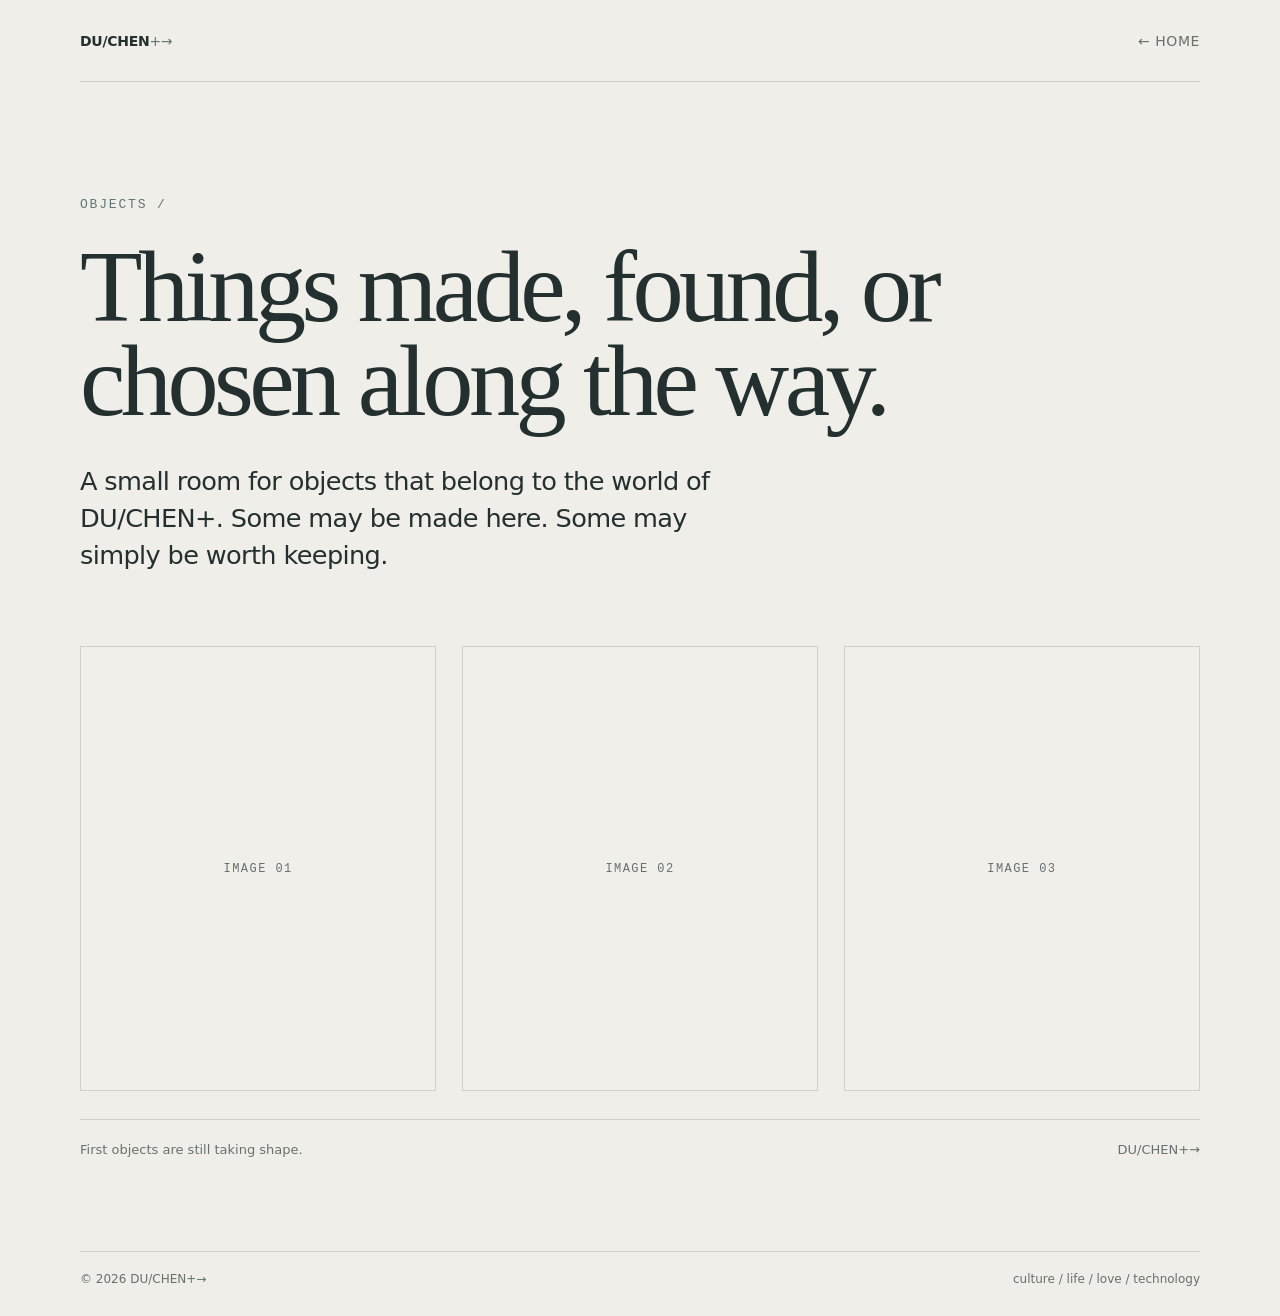
<file: objects.html>
<!DOCTYPE html>
<html lang="en">
<head>
  <meta charset="UTF-8" />
  <meta name="viewport" content="width=device-width, initial-scale=1.0" />
  <meta name="description" content="DU/CHEN+ Objects — things made, found, or chosen along the way." />
  <title>OBJECTS / DU/CHEN+→</title>
  <style>
    :root { --bg:#efeee8; --text:#24302f; --muted:#69716e; --line:rgba(36,48,47,0.16); --accent:#5f776f; }
    * { box-sizing:border-box; margin:0; padding:0; }
    body { min-height:100vh; background:var(--bg); color:var(--text); font-family:Inter,ui-sans-serif,system-ui,-apple-system,BlinkMacSystemFont,"Segoe UI",Helvetica,Arial,sans-serif; }
    a { color:inherit; text-decoration:none; }
    .shell { width:min(1180px,calc(100% - 40px)); margin:0 auto; }
    header { padding:28px 0 12px; display:flex; justify-content:space-between; align-items:center; font-size:14px; letter-spacing:.04em; }
    .brand { font-weight:700; letter-spacing:-.02em; }
    .mark { color:var(--accent); font-weight:500; }
    .back { color:var(--muted); }
    main { padding:88px 0 96px; }
    .eyebrow { font-family:"SFMono-Regular",Consolas,"Liberation Mono",monospace; font-size:13px; letter-spacing:.16em; text-transform:uppercase; color:var(--accent); margin-bottom:28px; }
    h1 { font-family:Georgia,"Times New Roman",serif; font-weight:400; font-size:clamp(54px,8vw,108px); line-height:.92; letter-spacing:-.045em; max-width:900px; }
    .intro { margin-top:34px; max-width:650px; font-size:clamp(19px,2vw,28px); line-height:1.45; letter-spacing:-.025em; }
    .objects-grid { display:grid; grid-template-columns:repeat(3,minmax(0,1fr)); gap:20px; margin-top:72px; }
    .object-slot { aspect-ratio:4/5; border:1px solid var(--line); display:flex; align-items:center; justify-content:center; color:var(--muted); font-family:"SFMono-Regular",Consolas,"Liberation Mono",monospace; font-size:12px; letter-spacing:.12em; text-transform:uppercase; background:rgba(255,255,255,.08); }
    .quiet { margin-top:28px; border-top:1px solid var(--line); padding-top:22px; display:flex; justify-content:space-between; gap:24px; color:var(--muted); font-size:13px; }
    footer { border-top:1px solid var(--line); padding:18px 0 28px; display:flex; justify-content:space-between; color:var(--muted); font-size:12px; }
    @media (max-width:760px){ .objects-grid{grid-template-columns:1fr; gap:16px} .object-slot{aspect-ratio:5/4} }
    @media (max-width:620px){ .shell{width:min(100% - 26px,1180px)} main{padding:68px 0 76px} .quiet,footer{flex-direction:column;gap:8px} }
  </style>
  <link rel="stylesheet" href="site.css" />
</head>
<body>
  <div class="shell">
    <header>
      <a class="brand" id="home-link" href="index.html">DU/CHEN<span class="mark">+→</span></a>
      <a class="back" id="back-link" href="index.html">← HOME</a>
    </header>

    <main>
      <div class="eyebrow">OBJECTS /</div>
      <h1 data-i18n="headline">Things made, found, or chosen along the way.</h1>
      <p class="intro" data-i18n="intro">A small room for objects that belong to the world of DU/CHEN+. Some may be made here. Some may simply be worth keeping.</p>

      <section class="objects-grid" aria-label="Future objects">
        <div class="object-slot">IMAGE 01</div>
        <div class="object-slot">IMAGE 02</div>
        <div class="object-slot">IMAGE 03</div>
      </section>

      <div class="quiet">
        <span data-i18n="status">First objects are still taking shape.</span>
        <span>DU/CHEN+→</span>
      </div>
    </main>

    <footer>
      <span>© <span id="year"></span> DU/CHEN<span class="mark">+→</span></span>
      <span>culture / life / love / technology</span>
    </footer>
  </div>

  <script>
    document.getElementById("year").textContent=new Date().getFullYear();
    const translations={
      en:{headline:"Things made, found, or chosen along the way.",intro:"A small room for objects that belong to the world of DU/CHEN+. Some may be made here. Some may simply be worth keeping.",status:"First objects are still taking shape."},
      zh:{headline:"一路做出的、发现的，或选择留下的东西。",intro:"这是属于 DU/CHEN+ 世界的一间小房间。有些东西会在这里诞生，有些只是值得被留下。",status:"第一批物件，还在慢慢成形。"},
      fr:{headline:"Des objets créés, trouvés ou choisis en chemin.",intro:"Une petite pièce pour les objets qui appartiennent à l’univers de DU/CHEN+. Certains seront créés ici. D’autres méritent simplement d’être gardés.",status:"Les premiers objets prennent encore forme."},
      ja:{headline:"つくったもの、見つけたもの、選んで残したもの。",intro:"DU/CHEN+ の世界に属する小さな部屋。ここで生まれるものもあれば、ただ残しておきたいものもあります。",status:"最初のものたちは、まだゆっくり形になっています。"}
    };
    const params=new URLSearchParams(window.location.search);
    const saved=localStorage.getItem("duchen-language");
    const lang=translations[params.get("lang")]?params.get("lang"):(translations[saved]?saved:"en");
    document.documentElement.lang=lang==="zh"?"zh-CN":lang;
    document.querySelectorAll("[data-i18n]").forEach(el=>{const value=translations[lang][el.dataset.i18n];if(value)el.textContent=value;});
    document.getElementById("home-link").href=`index.html?lang=${lang}`;
    document.getElementById("back-link").href=`index.html?lang=${lang}`;
    localStorage.setItem("duchen-language",lang);
  </script>
</body>
</html>
</file>
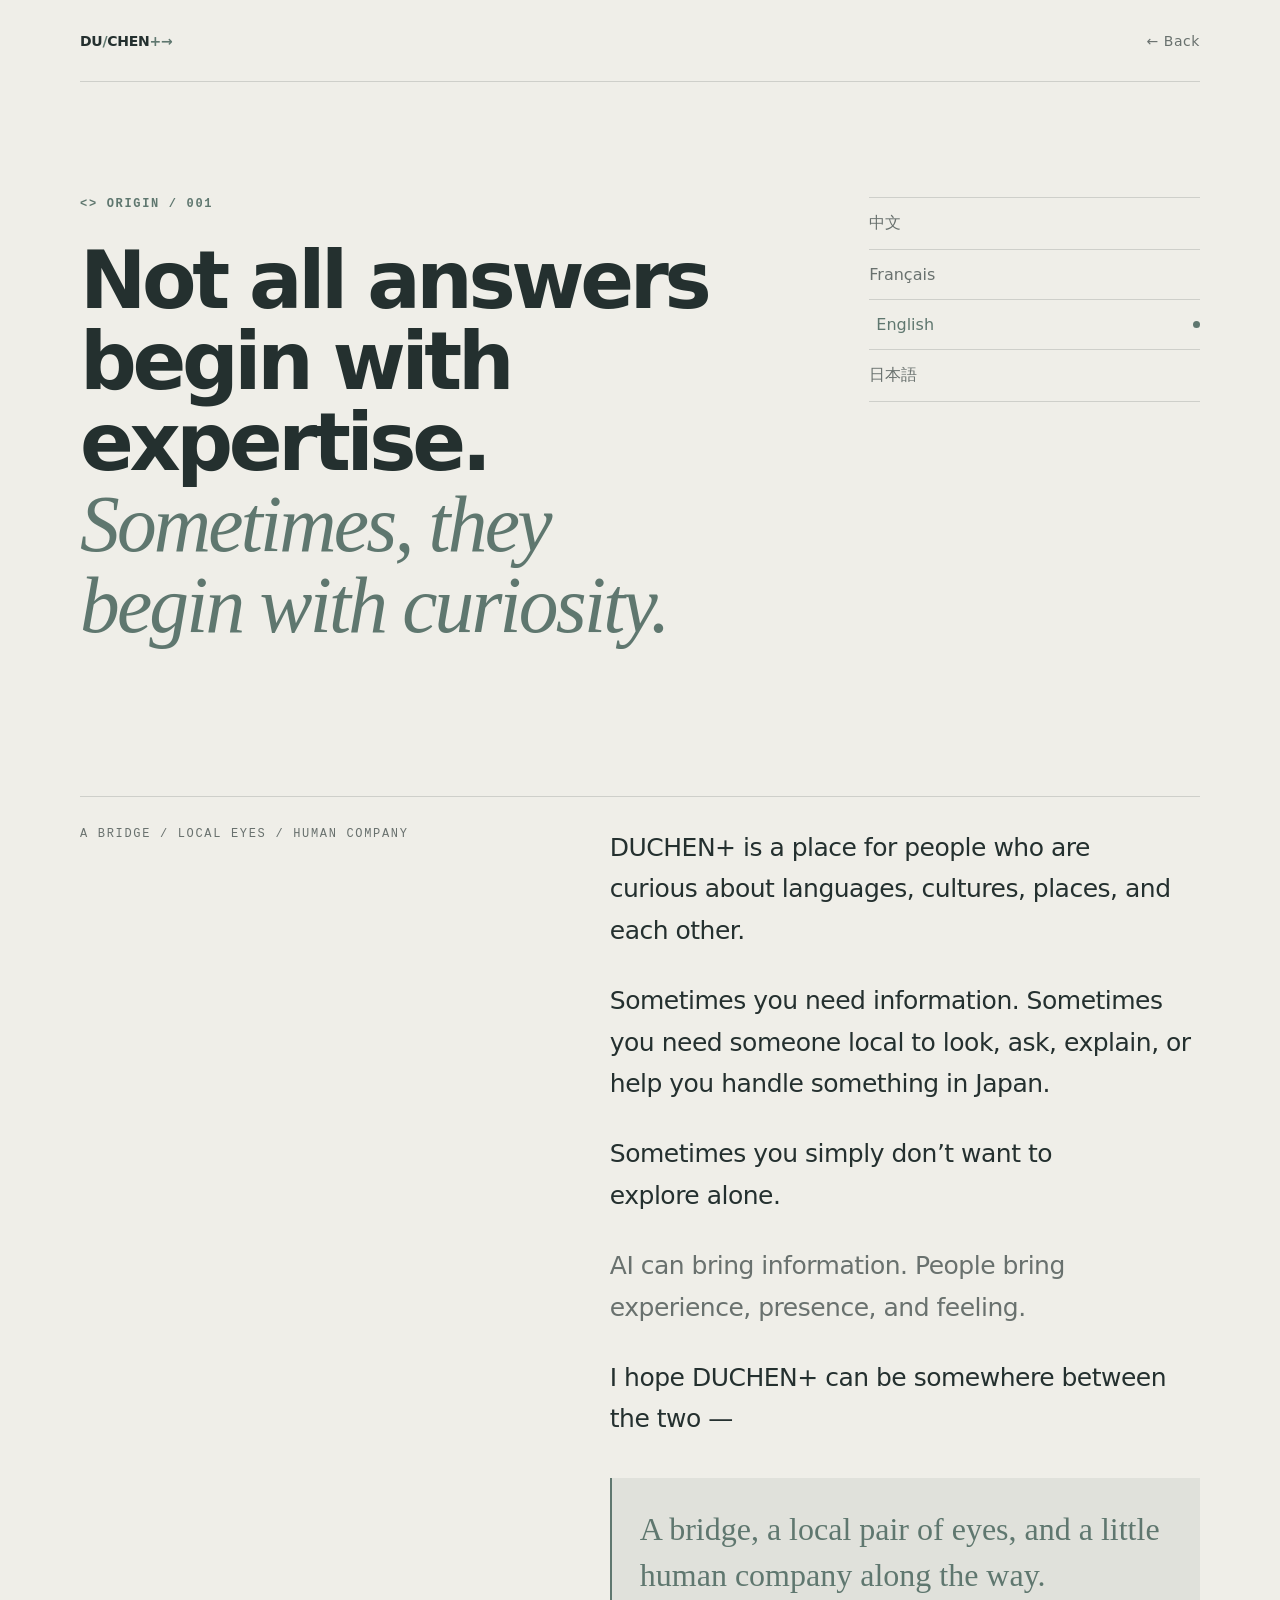
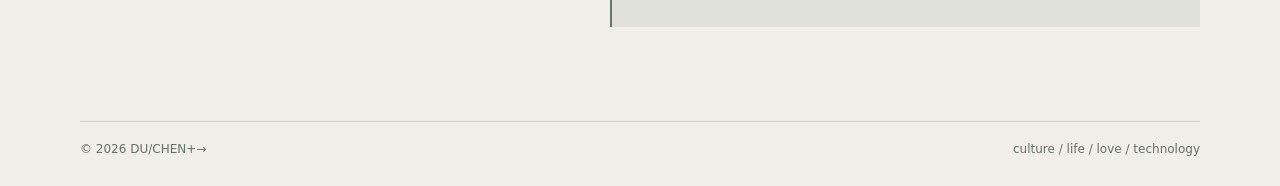
<file: origin.html>
<!DOCTYPE html>
<html lang="en">
<head>
  <meta charset="UTF-8" />
  <meta name="viewport" content="width=device-width, initial-scale=1.0" />
  <meta name="description" content="The origin of DU/CHEN+ — a bridge between information and human experience." />
  <title>Origin — DU/CHEN+→</title>
  <style>
    :root {
      --bg: #efeee8;
      --text: #24302f;
      --muted: #69716e;
      --line: rgba(36, 48, 47, 0.16);
      --accent: #5f776f;
      --accent-soft: rgba(95, 119, 111, 0.11);
    }

    * {
      box-sizing: border-box;
      margin: 0;
      padding: 0;
    }

    html {
      scroll-behavior: smooth;
    }

    body {
      min-height: 100vh;
      background: var(--bg);
      color: var(--text);
      font-family: Inter, ui-sans-serif, system-ui, -apple-system, BlinkMacSystemFont,
        "Segoe UI", "Noto Sans", "Noto Sans CJK SC", Helvetica, Arial, sans-serif;
    }

    button,
    a {
      color: inherit;
      font: inherit;
    }

    a {
      text-decoration: none;
    }

    .shell {
      width: min(1120px, calc(100% - 40px));
      margin: 0 auto;
    }

    header {
      min-height: 82px;
      display: flex;
      align-items: center;
      justify-content: space-between;
      border-bottom: 1px solid var(--line);
      font-size: 14px;
      letter-spacing: 0.04em;
    }

    .brand {
      font-weight: 750;
      letter-spacing: -0.02em;
    }

    .brand-mark,
    .slash {
      color: var(--accent);
    }

    .back {
      color: var(--muted);
      transition: color 180ms ease, transform 180ms ease;
    }

    .back:hover,
    .back:focus-visible {
      color: var(--accent);
      transform: translateX(-3px);
      outline: none;
    }

    main {
      padding: clamp(70px, 10vw, 132px) 0 92px;
    }

    .intro {
      display: grid;
      grid-template-columns: minmax(0, 1.35fr) minmax(230px, 0.65fr);
      gap: clamp(48px, 8vw, 104px);
      align-items: start;
    }

    .eyebrow {
      margin-bottom: 30px;
      color: var(--accent);
      font-family: "SFMono-Regular", Consolas, "Liberation Mono", monospace;
      font-size: 12px;
      font-weight: 700;
      letter-spacing: 0.16em;
      text-transform: uppercase;
    }

    h1 {
      max-width: 780px;
      font-size: clamp(42px, 6.2vw, 80px);
      line-height: 1.02;
      letter-spacing: -0.055em;
      font-weight: 720;
    }

    h1 em {
      display: block;
      color: var(--accent);
      font-family: Georgia, "Times New Roman", serif;
      font-weight: 400;
      letter-spacing: -0.035em;
    }

    .language-switch {
      border-top: 1px solid var(--line);
    }

    .language-switch button {
      width: 100%;
      display: flex;
      justify-content: space-between;
      align-items: center;
      padding: 15px 0;
      border: 0;
      border-bottom: 1px solid var(--line);
      background: transparent;
      color: var(--muted);
      cursor: pointer;
      text-align: left;
      transition: color 180ms ease, padding-left 180ms ease;
    }

    .language-switch button::after {
      content: "";
      width: 7px;
      height: 7px;
      border-radius: 50%;
      background: currentColor;
      opacity: 0;
    }

    .language-switch button:hover,
    .language-switch button:focus-visible,
    .language-switch button[aria-pressed="true"] {
      color: var(--accent);
      padding-left: 7px;
      outline: none;
    }

    .language-switch button[aria-pressed="true"]::after {
      opacity: 1;
    }

    .content-wrap {
      display: grid;
      grid-template-columns: minmax(0, 0.42fr) minmax(0, 0.58fr);
      gap: clamp(48px, 8vw, 104px);
      margin-top: clamp(78px, 12vw, 150px);
      padding-top: 30px;
      border-top: 1px solid var(--line);
    }

    .section-label {
      font-family: "SFMono-Regular", Consolas, "Liberation Mono", monospace;
      color: var(--muted);
      font-size: 12px;
      letter-spacing: 0.14em;
      text-transform: uppercase;
    }

    .story {
      min-height: 410px;
    }

    .language-panel {
      display: none;
      animation: appear 320ms ease both;
    }

    .language-panel.active {
      display: block;
    }

    .language-panel p {
      margin-bottom: 1.15em;
      font-size: clamp(18px, 2vw, 25px);
      line-height: 1.66;
      letter-spacing: -0.02em;
    }

    .language-panel .quiet {
      color: var(--muted);
    }

    .closing {
      margin-top: 38px;
      padding: 28px;
      border-left: 2px solid var(--accent);
      background: var(--accent-soft);
      font-family: Georgia, "Times New Roman", serif;
      font-size: clamp(22px, 2.6vw, 32px);
      line-height: 1.45;
      color: var(--accent);
    }

    footer {
      display: flex;
      justify-content: space-between;
      padding: 20px 0 30px;
      border-top: 1px solid var(--line);
      color: var(--muted);
      font-size: 12px;
    }

    @keyframes appear {
      from { opacity: 0; transform: translateY(7px); }
      to { opacity: 1; transform: translateY(0); }
    }

    @media (max-width: 760px) {
      .intro,
      .content-wrap {
        grid-template-columns: 1fr;
      }

      .intro {
        gap: 52px;
      }

      .content-wrap {
        gap: 28px;
      }

      .language-switch {
        display: grid;
        grid-template-columns: repeat(2, 1fr);
        border-left: 1px solid var(--line);
      }

      .language-switch button {
        padding: 13px 14px;
        border-right: 1px solid var(--line);
      }

      .language-switch button:hover,
      .language-switch button:focus-visible,
      .language-switch button[aria-pressed="true"] {
        padding-left: 18px;
      }
    }

    @media (max-width: 520px) {
      .shell {
        width: min(100% - 26px, 1120px);
      }

      header {
        min-height: 66px;
      }

      main {
        padding-top: 58px;
      }

      h1 {
        font-size: clamp(39px, 12vw, 57px);
      }

      .language-panel p {
        font-size: 18px;
      }

      .closing {
        padding: 22px;
      }

      footer {
        flex-direction: column;
        gap: 7px;
      }
    }
  </style>
  <link rel="stylesheet" href="site.css" />
</head>
<body>
  <div class="shell">
    <header>
      <a class="brand" href="index.html" aria-label="DUCHEN+ home">DU<span class="slash">/</span>CHEN<span class="brand-mark">+→</span></a>
      <a class="back" href="index.html">← Back</a>
    </header>

    <main>
      <section class="intro" aria-labelledby="origin-title">
        <div>
          <p class="eyebrow">&lt;&gt; Origin / 001</p>
          <h1 id="origin-title">
            Not all answers begin with expertise.
            <em>Sometimes, they begin with curiosity.</em>
          </h1>
        </div>

        <nav class="language-switch" aria-label="Choose language">
          <button type="button" data-lang="zh">中文</button>
          <button type="button" data-lang="fr">Français</button>
          <button type="button" data-lang="en">English</button>
          <button type="button" data-lang="ja">日本語</button>
        </nav>
      </section>

      <section class="content-wrap">
        <p class="section-label">A bridge / local eyes / human company</p>

        <div class="story" aria-live="polite">
          <article class="language-panel" data-panel="zh" lang="zh-CN">
            <p>DUCHEN+ 是一个关于语言、文化、地方，以及人与人之间好奇心的空间。</p>
            <p>有时候，你需要的是信息。有时候，你需要一个在当地的人，替你去看、去问、去了解，或是在日本帮你处理一些事情。</p>
            <p>有时候，你只是不想一个人探索。</p>
            <p class="quiet">AI 可以带来信息。而人，可以带来真实的体验、感受与温度。</p>
            <p>我希望 DUCHEN+ 可以存在于两者之间——</p>
            <div class="closing">一座桥，一双在当地替你看世界的眼睛，以及旅途中一点有人味的陪伴。</div>
          </article>

          <article class="language-panel" data-panel="fr" lang="fr">
            <p>DUCHEN+ est un espace pour celles et ceux qui sont curieux des langues, des cultures, des lieux et des autres.</p>
            <p>Parfois, vous avez besoin d’une information. Parfois, vous avez besoin de quelqu’un sur place pour regarder, demander, comprendre ou vous aider à faire quelque chose au Japon.</p>
            <p>Et parfois, vous n’avez tout simplement pas envie d’explorer seul.</p>
            <p class="quiet">L’IA peut apporter de l’information. Les êtres humains apportent l’expérience, la présence, les sensations et la chaleur.</p>
            <p>J’aimerais que DUCHEN+ existe quelque part entre les deux —</p>
            <div class="closing">Un pont, un regard sur place, et un peu de présence humaine tout au long du chemin.</div>
          </article>

          <article class="language-panel" data-panel="en" lang="en">
            <p>DUCHEN+ is a place for people who are curious about languages, cultures, places, and each other.</p>
            <p>Sometimes you need information. Sometimes you need someone local to look, ask, explain, or help you handle something in Japan.</p>
            <p>Sometimes you simply don’t want to explore alone.</p>
            <p class="quiet">AI can bring information. People bring experience, presence, and feeling.</p>
            <p>I hope DUCHEN+ can be somewhere between the two —</p>
            <div class="closing">A bridge, a local pair of eyes, and a little human company along the way.</div>
          </article>

          <article class="language-panel" data-panel="ja" lang="ja">
            <p>DUCHEN+ は、言葉や文化、場所、そして人と人との間にある好奇心のための場所です。</p>
            <p>情報が必要なとき。現地にいる誰かに、見てもらいたい、聞いてもらいたい、調べてもらいたいとき。あるいは、日本で何かを代わりに動いてほしいとき。</p>
            <p>そして、ときには一人ではなく、誰かと一緒に世界を知りたいとき。</p>
            <p class="quiet">AI は、たくさんの情報を届けてくれます。人は、そこに実際の経験や感覚、温度を加えることができます。</p>
            <p>DUCHEN+ は、その間にある存在でありたいと思っています。</p>
            <div class="closing">人と人をつなぐ橋。現地であなたの代わりに世界を見る目。そして旅の途中に寄り添う、少しの人間らしい温かさ。</div>
          </article>
        </div>
      </section>
    </main>

    <footer>
      <span>© <span id="year"></span> DU/CHEN+→</span>
      <span>culture / life / love / technology</span>
    </footer>
  </div>

  <script>
    const supportedLanguages = ["zh", "fr", "en", "ja"];
    const params = new URLSearchParams(window.location.search);
    const requestedLanguage = params.get("lang");
    const savedLanguage = localStorage.getItem("duchen-language");
    const initialLanguage = supportedLanguages.includes(requestedLanguage)
      ? requestedLanguage
      : supportedLanguages.includes(savedLanguage)
        ? savedLanguage
        : "en";

    function showLanguage(language) {
      if (!supportedLanguages.includes(language)) return;

      document.documentElement.lang = language === "zh" ? "zh-CN" : language;
      document.querySelectorAll("[data-panel]").forEach((panel) => {
        panel.classList.toggle("active", panel.dataset.panel === language);
      });
      document.querySelectorAll(".language-switch [data-lang]").forEach((button) => {
        button.setAttribute("aria-pressed", button.dataset.lang === language ? "true" : "false");
      });

      localStorage.setItem("duchen-language", language);
      const nextUrl = new URL(window.location.href);
      nextUrl.searchParams.set("lang", language);
      window.history.replaceState({}, "", nextUrl);
    }

    document.querySelectorAll(".language-switch [data-lang]").forEach((button) => {
      button.addEventListener("click", () => showLanguage(button.dataset.lang));
    });

    document.getElementById("year").textContent = new Date().getFullYear();
    showLanguage(initialLanguage);
  </script>
</body>
</html>
</file>
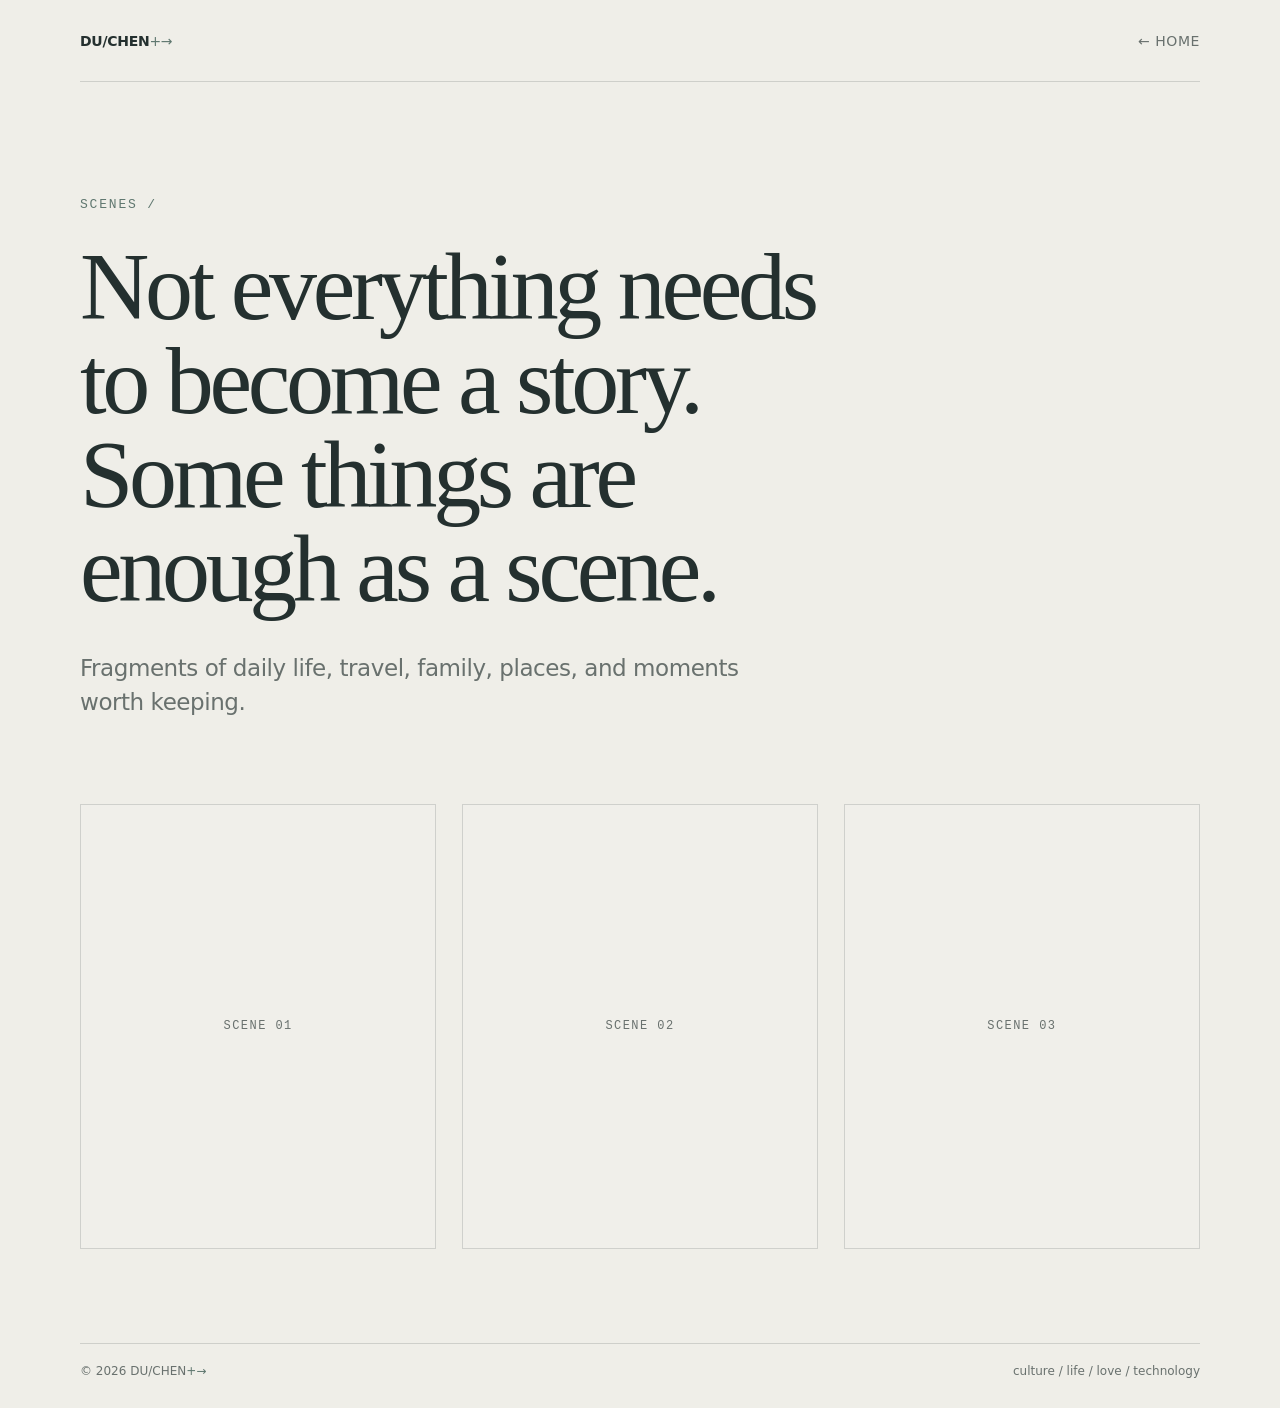
<file: scenes.html>
<!DOCTYPE html>
<html lang="en">
<head>
  <meta charset="UTF-8" />
  <meta name="viewport" content="width=device-width, initial-scale=1.0" />
  <meta name="description" content="DU/CHEN+ Scenes — personal moments, travel, family, and observations." />
  <title>SCENES / DU/CHEN+→</title>
  <style>
    :root { --bg:#efeee8; --text:#24302f; --muted:#69716e; --line:rgba(36,48,47,0.16); --accent:#5f776f; }
    * { box-sizing:border-box; margin:0; padding:0; }
    body { min-height:100vh; background:var(--bg); color:var(--text); font-family:Inter,ui-sans-serif,system-ui,-apple-system,BlinkMacSystemFont,"Segoe UI",Helvetica,Arial,sans-serif; }
    a { color:inherit; text-decoration:none; }
    .shell { width:min(1180px,calc(100% - 40px)); margin:0 auto; }
    header { padding:28px 0 12px; display:flex; justify-content:space-between; align-items:center; font-size:14px; letter-spacing:.04em; }
    .brand { font-weight:700; letter-spacing:-.02em; }
    .mark { color:var(--accent); font-weight:500; }
    .back { color:var(--muted); }
    main { padding:88px 0 96px; }
    .eyebrow { font-family:"SFMono-Regular",Consolas,"Liberation Mono",monospace; font-size:13px; letter-spacing:.16em; text-transform:uppercase; color:var(--accent); margin-bottom:28px; }
    h1 { font-family:Georgia,"Times New Roman",serif; font-weight:400; font-size:clamp(48px,7.5vw,102px); line-height:.98; letter-spacing:-.045em; max-width:980px; }
    .intro { margin-top:34px; max-width:680px; font-size:clamp(18px,1.8vw,26px); line-height:1.5; letter-spacing:-.02em; color:var(--muted); }
    .gallery { margin-top:84px; display:grid; grid-template-columns:repeat(3,1fr); gap:20px; }
    .scene-slot { aspect-ratio:4/5; border:1px solid var(--line); display:flex; align-items:center; justify-content:center; font-family:"SFMono-Regular",Consolas,"Liberation Mono",monospace; font-size:12px; letter-spacing:.12em; color:var(--muted); background:rgba(255,255,255,.08); }
    footer { border-top:1px solid var(--line); padding:18px 0 28px; display:flex; justify-content:space-between; color:var(--muted); font-size:12px; }
    @media (max-width:760px){ .gallery{grid-template-columns:1fr} }
    @media (max-width:620px){ .shell{width:min(100% - 26px,1180px)} main{padding:68px 0 76px} footer{flex-direction:column;gap:8px} }
  </style>
  <link rel="stylesheet" href="site.css" />
</head>
<body>
  <div class="shell">
    <header>
      <a class="brand" id="home-link" href="index.html">DU/CHEN<span class="mark">+→</span></a>
      <a class="back" id="back-link" href="index.html">← HOME</a>
    </header>

    <main>
      <div class="eyebrow">SCENES /</div>
      <h1 data-i18n="headline">Not everything needs to become a story. Some things are enough as a scene.</h1>
      <p class="intro" data-i18n="intro">Fragments of daily life, travel, family, places, and moments worth keeping.</p>

      <section class="gallery" aria-label="Scenes placeholders">
        <div class="scene-slot">SCENE 01</div>
        <div class="scene-slot">SCENE 02</div>
        <div class="scene-slot">SCENE 03</div>
      </section>
    </main>

    <footer>
      <span>© <span id="year"></span> DU/CHEN<span class="mark">+→</span></span>
      <span>culture / life / love / technology</span>
    </footer>
  </div>

  <script>
    document.getElementById("year").textContent=new Date().getFullYear();
    const translations={
      en:{headline:"Not everything needs to become a story. Some things are enough as a scene.",intro:"Fragments of daily life, travel, family, places, and moments worth keeping."},
      zh:{headline:"不是所有东西都需要成为故事。有些，只作为一个片段就已经足够。",intro:"日常、旅行、家人、地方，以及值得留下的瞬间。"},
      fr:{headline:"Tout n’a pas besoin de devenir une histoire. Certaines choses suffisent comme une scène.",intro:"Des fragments du quotidien, des voyages, de la famille, des lieux et des instants à garder."},
      ja:{headline:"すべてを物語にしなくてもいい。ひとつのシーンとして残るだけで十分なこともある。",intro:"日々の暮らし、旅、家族、場所、そして残しておきたい瞬間の断片。"}
    };
    const params=new URLSearchParams(window.location.search);
    const saved=localStorage.getItem("duchen-language");
    const lang=translations[params.get("lang")]?params.get("lang"):(translations[saved]?saved:"en");
    document.documentElement.lang=lang==="zh"?"zh-CN":lang;
    document.querySelectorAll("[data-i18n]").forEach(el=>{const value=translations[lang][el.dataset.i18n];if(value)el.textContent=value;});
    document.getElementById("home-link").href=`index.html?lang=${lang}`;
    document.getElementById("back-link").href=`index.html?lang=${lang}`;
    localStorage.setItem("duchen-language",lang);
  </script>
</body>
</html>
</file>
<file: site.css>
:root {
  --bg: #efeee8;
  --text: #24302f;
  --muted: #69716e;
  --line: rgba(36,48,47,.16);
  --accent: #5f776f;
  --accent-soft: rgba(95,119,111,.10);
  --page: 1120px;
  --mobile-gutter: 26px;
  --header-h: 82px;
  --serif: Georgia, "Times New Roman", serif;
  --sans: Inter, ui-sans-serif, system-ui, -apple-system, BlinkMacSystemFont, "Segoe UI", "Noto Sans", "Noto Sans CJK SC", Helvetica, Arial, sans-serif;
  --mono: "SFMono-Regular", Consolas, "Liberation Mono", monospace;
}

html { scroll-behavior: smooth; }
body { background: var(--bg) !important; color: var(--text) !important; font-family: var(--sans) !important; }
.shell { width: min(var(--page), calc(100% - 40px)) !important; margin: 0 auto !important; }
header { min-height: var(--header-h); padding-top: 0 !important; padding-bottom: 0 !important; display:flex; align-items:center; border-bottom:1px solid var(--line); }
.brand, .brand-small, .brand-footer { font-weight: 750; letter-spacing:-.02em; }
.brand-mark, .mark, .slash { color: var(--accent) !important; }
.back { color: var(--muted); transition: color 180ms ease, transform 180ms ease; }
.back:hover, .back:focus-visible { color: var(--accent); transform: translateX(-3px); outline:none; }
.eyebrow, .kicker, .section-label, .route-label, .signal-code, .boundary-label { font-family:var(--mono) !important; letter-spacing:.14em; }
footer { border-top:1px solid var(--line) !important; color:var(--muted) !important; padding:20px 0 30px !important; }

/* Shared editorial rhythm */
main { padding-top: clamp(68px, 9vw, 118px); padding-bottom: 94px; }
p { text-wrap: pretty; }
h1, h2 { text-wrap: balance; }

/* Gallery-like pages */
.objects-grid, .scene-grid, .gallery, .slots { gap: clamp(16px,2vw,28px) !important; }
.image-slot, .scene-slot, .slot { border-color: var(--line) !important; background: rgba(255,255,255,.08); }

/* Interactive rows */
.route, .nav-item, .signal, .card { transition: background 180ms ease, color 180ms ease, transform 180ms ease, padding-left 180ms ease; }
.route:hover, .signal:hover, .card:hover { background: var(--accent-soft); }

@media (max-width: 760px) {
  header { min-height: 66px; }
  main { padding-top: 58px; padding-bottom: 76px; }
}

@media (max-width: 520px) {
  .shell { width: min(100% - var(--mobile-gutter), var(--page)) !important; }
  footer { flex-direction:column; gap:7px; }
}

/* DUCHEN+ shared visual system */
</file>
